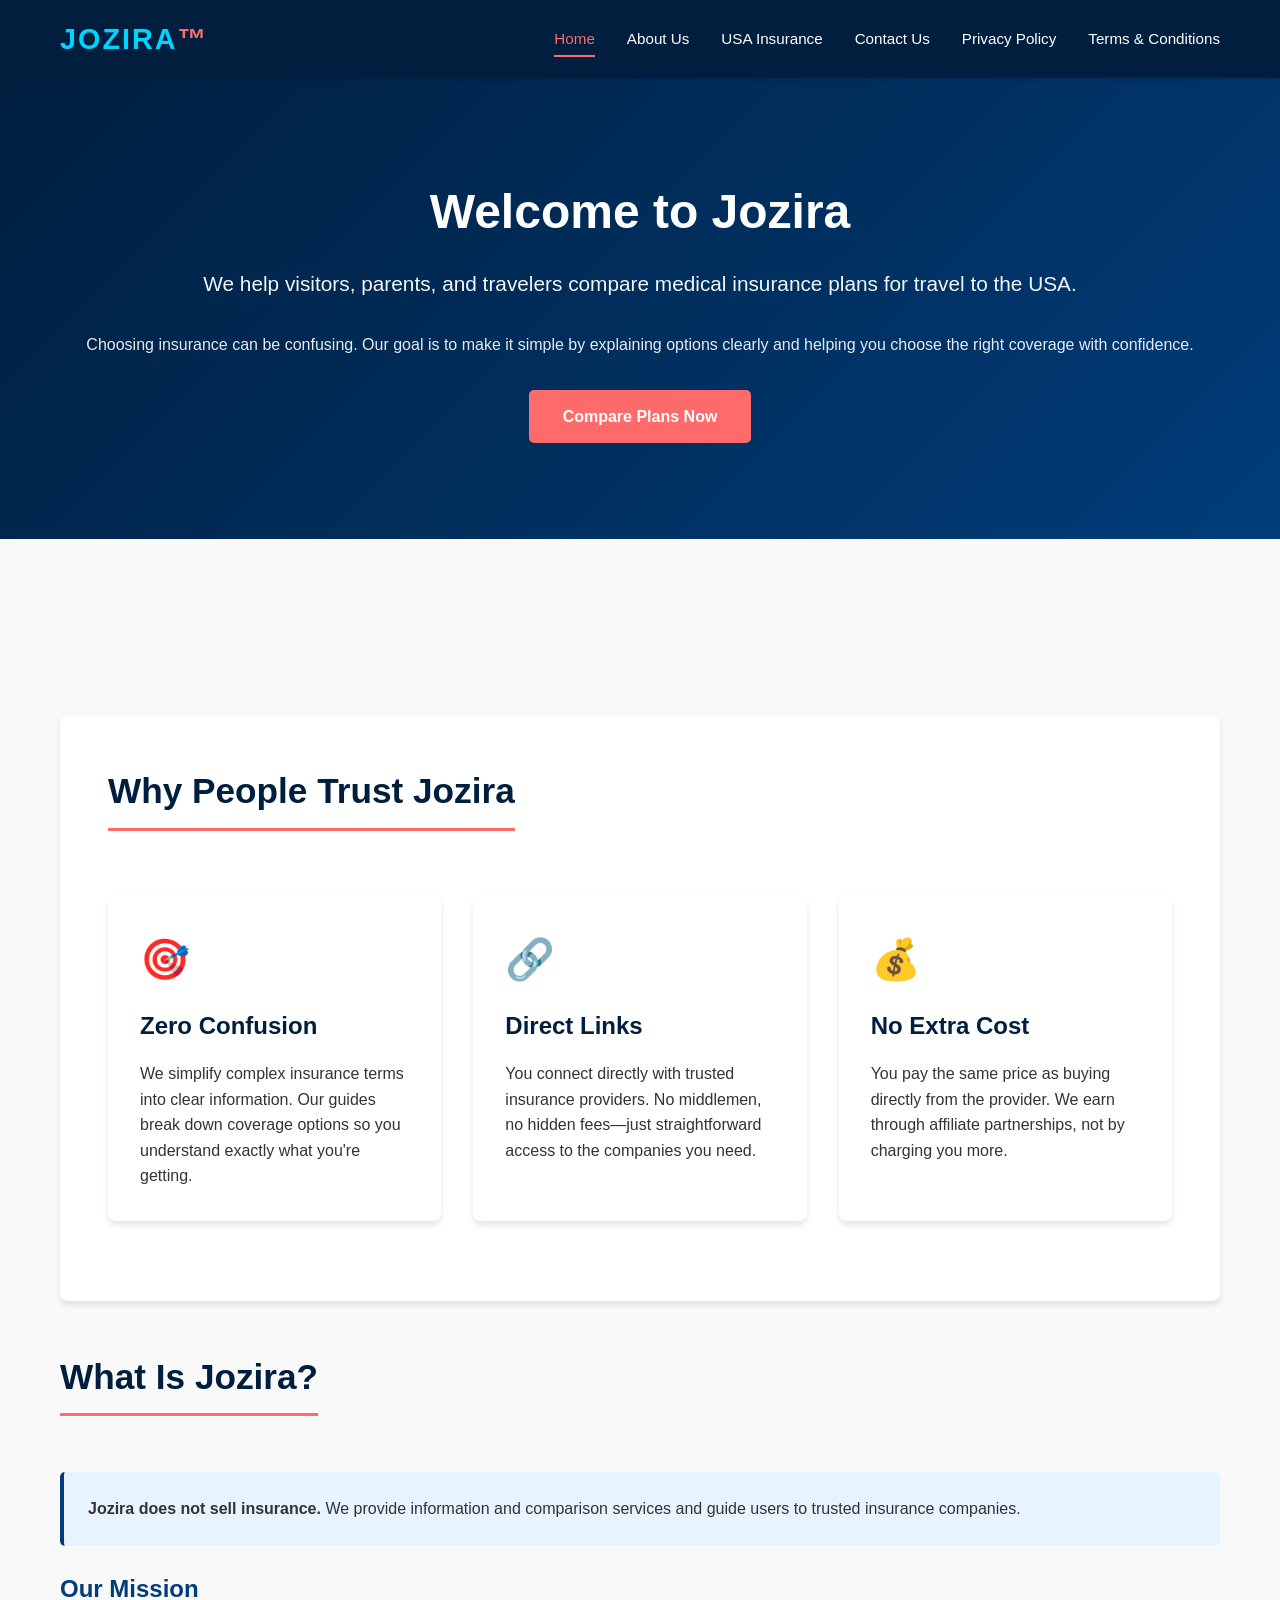
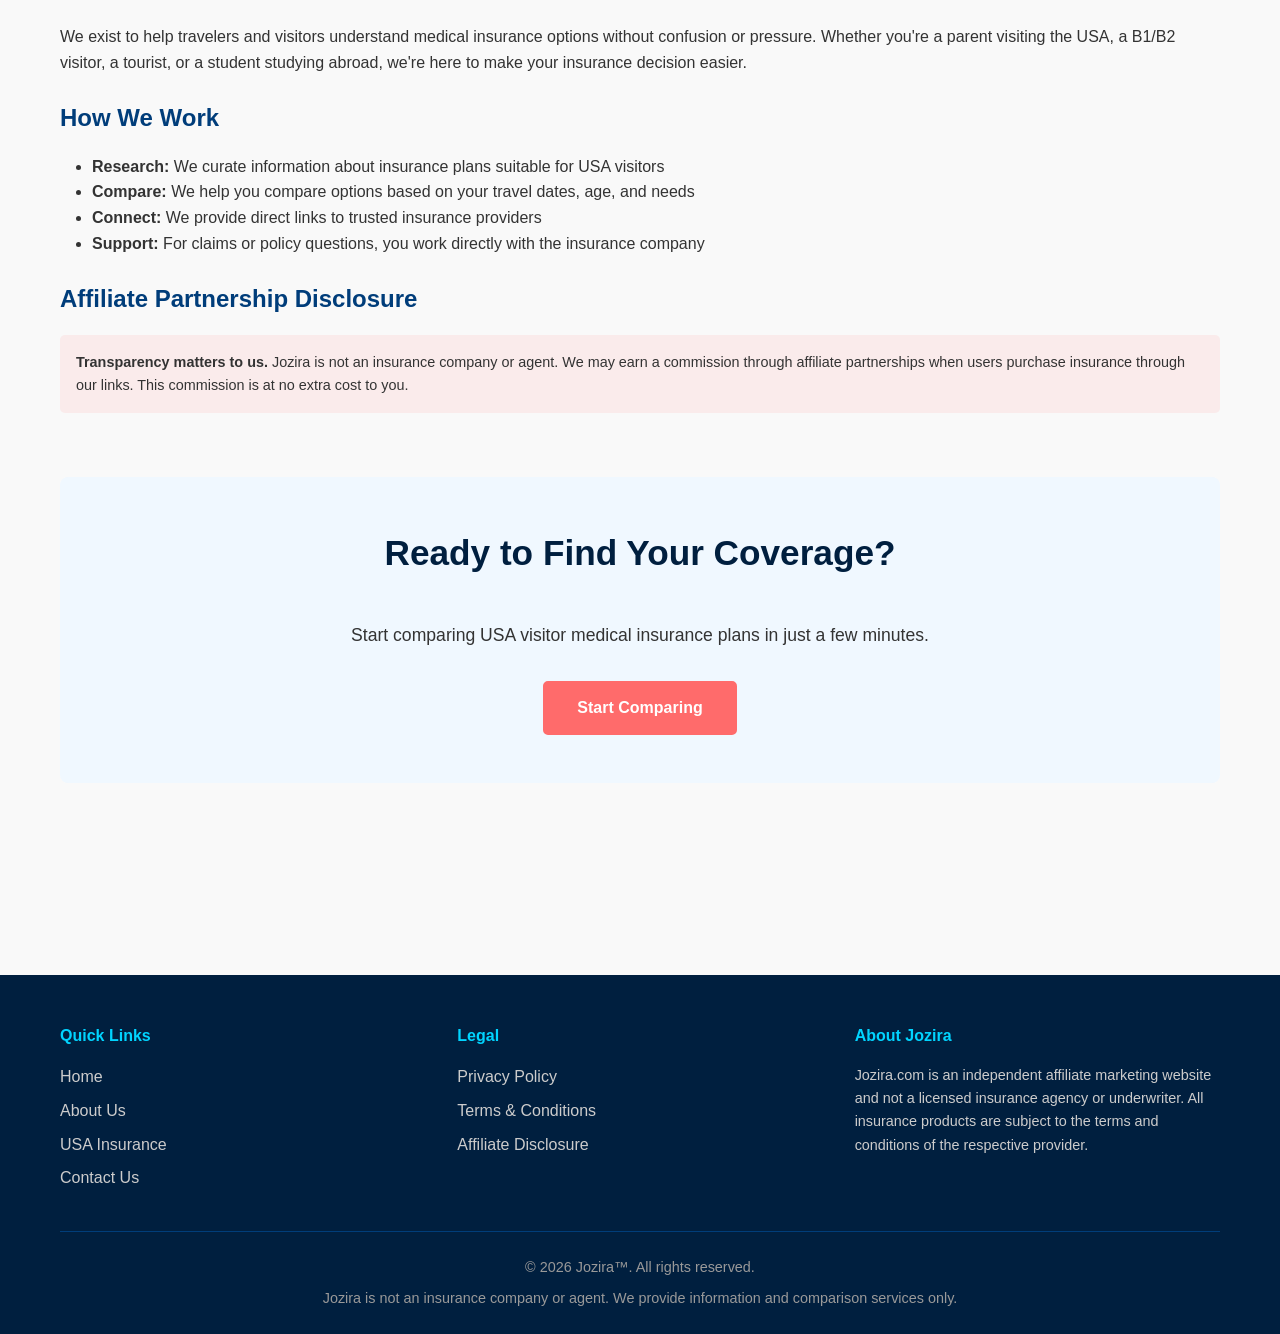
<file: index.html>
<!DOCTYPE html>
<html lang="en">
<head>
    <meta charset="UTF-8">
    <meta name="viewport" content="width=device-width, initial-scale=1.0">
    <meta name="description" content="JOZIRA - Compare USA visitor medical insurance plans. Clear information, transparent guidance, no pressure. Find the right coverage for your trip.">
    <meta name="keywords" content="USA insurance, visitor insurance, travel insurance, medical insurance, insurance comparison">
    <title>JOZIRA - Compare USA Visitor Medical Insurance</title>
    <link rel="stylesheet" href="css/style.css">
</head>
<body>
    <!-- Header -->
    <header>
        <div class="container">
            <div class="header-content">
                <div class="logo">JOZIRA<span>™</span></div>
                <button class="mobile-nav-toggle">☰</button>
                <nav>
                    <ul>
                        <li><a href="index.html">Home</a></li>
                        <li><a href="about.html">About Us</a></li>
                        <li><a href="usa-insurance.html">USA Insurance</a></li>
                        <li><a href="contact.html">Contact Us</a></li>
                        <li><a href="privacy-policy.html">Privacy Policy</a></li>
                        <li><a href="terms-conditions.html">Terms & Conditions</a></li>
                    </ul>
                </nav>
            </div>
        </div>
    </header>

    <!-- Hero Section -->
    <section class="hero">
        <div class="container">
            <h1>Welcome to Jozira</h1>
            <p>We help visitors, parents, and travelers compare medical insurance plans for travel to the USA.</p>
            <p style="font-size: 1rem; opacity: 0.9;">Choosing insurance can be confusing. Our goal is to make it simple by explaining options clearly and helping you choose the right coverage with confidence.</p>
            <a href="usa-insurance.html" class="btn">Compare Plans Now</a>
        </div>
    </section>

    <!-- Main Content -->
    <main>
        <div class="container">
            <!-- Why Trust Jozira Section -->
            <section class="trust-section">
                <h2>Why People Trust Jozira</h2>
                
                <div class="cards-grid">
                    <div class="card">
                        <div class="card-icon">🎯</div>
                        <h3>Zero Confusion</h3>
                        <p>We simplify complex insurance terms into clear information. Our guides break down coverage options so you understand exactly what you're getting.</p>
                    </div>

                    <div class="card">
                        <div class="card-icon">🔗</div>
                        <h3>Direct Links</h3>
                        <p>You connect directly with trusted insurance providers. No middlemen, no hidden fees—just straightforward access to the companies you need.</p>
                    </div>

                    <div class="card">
                        <div class="card-icon">💰</div>
                        <h3>No Extra Cost</h3>
                        <p>You pay the same price as buying directly from the provider. We earn through affiliate partnerships, not by charging you more.</p>
                    </div>
                </div>
            </section>

            <!-- About Jozira -->
            <section>
                <h2>What Is Jozira?</h2>
                <div class="info-box">
                    <p><strong>Jozira does not sell insurance.</strong> We provide information and comparison services and guide users to trusted insurance companies.</p>
                </div>

                <h3>Our Mission</h3>
                <p>We exist to help travelers and visitors understand medical insurance options without confusion or pressure. Whether you're a parent visiting the USA, a B1/B2 visitor, a tourist, or a student studying abroad, we're here to make your insurance decision easier.</p>

                <h3>How We Work</h3>
                <ul style="margin-left: 2rem;">
                    <li><strong>Research:</strong> We curate information about insurance plans suitable for USA visitors</li>
                    <li><strong>Compare:</strong> We help you compare options based on your travel dates, age, and needs</li>
                    <li><strong>Connect:</strong> We provide direct links to trusted insurance providers</li>
                    <li><strong>Support:</strong> For claims or policy questions, you work directly with the insurance company</li>
                </ul>

                <h3>Affiliate Partnership Disclosure</h3>
                <div class="affiliate-disclosure">
                    <p><strong>Transparency matters to us.</strong> Jozira is not an insurance company or agent. We may earn a commission through affiliate partnerships when users purchase insurance through our links. This commission is at no extra cost to you.</p>
                </div>
            </section>

            <!-- CTA Section -->
            <section style="text-align: center; background-color: #f0f8ff; padding: 3rem 2rem; border-radius: 8px; margin-top: 3rem;">
                <h2 style="border: none; display: block;">Ready to Find Your Coverage?</h2>
                <p style="font-size: 1.1rem; margin-bottom: 2rem;">Start comparing USA visitor medical insurance plans in just a few minutes.</p>
                <a href="usa-insurance.html" class="btn">Start Comparing</a>
            </section>
        </div>
    </main>

    <!-- Footer -->
    <footer>
        <div class="container">
            <div class="footer-content">
                <div class="footer-section">
                    <h4>Quick Links</h4>
                    <ul>
                        <li><a href="index.html">Home</a></li>
                        <li><a href="about.html">About Us</a></li>
                        <li><a href="usa-insurance.html">USA Insurance</a></li>
                        <li><a href="contact.html">Contact Us</a></li>
                    </ul>
                </div>

                <div class="footer-section">
                    <h4>Legal</h4>
                    <ul>
                        <li><a href="privacy-policy.html">Privacy Policy</a></li>
                        <li><a href="terms-conditions.html">Terms & Conditions</a></li>
                        <li><a href="terms-conditions.html#affiliate">Affiliate Disclosure</a></li>
                    </ul>
                </div>

                <div class="footer-section">
                    <h4>About Jozira</h4>
                    <p style="font-size: 0.9rem; color: #ccc;">Jozira.com is an independent affiliate marketing website and not a licensed insurance agency or underwriter. All insurance products are subject to the terms and conditions of the respective provider.</p>
                </div>
            </div>

            <div class="footer-bottom">
                <p>&copy; 2026 Jozira™. All rights reserved.</p>
                <p>Jozira is not an insurance company or agent. We provide information and comparison services only.</p>
            </div>
        </div>
    </footer>

    <script src="js/script.js"></script>
</body>
</html>
</file>
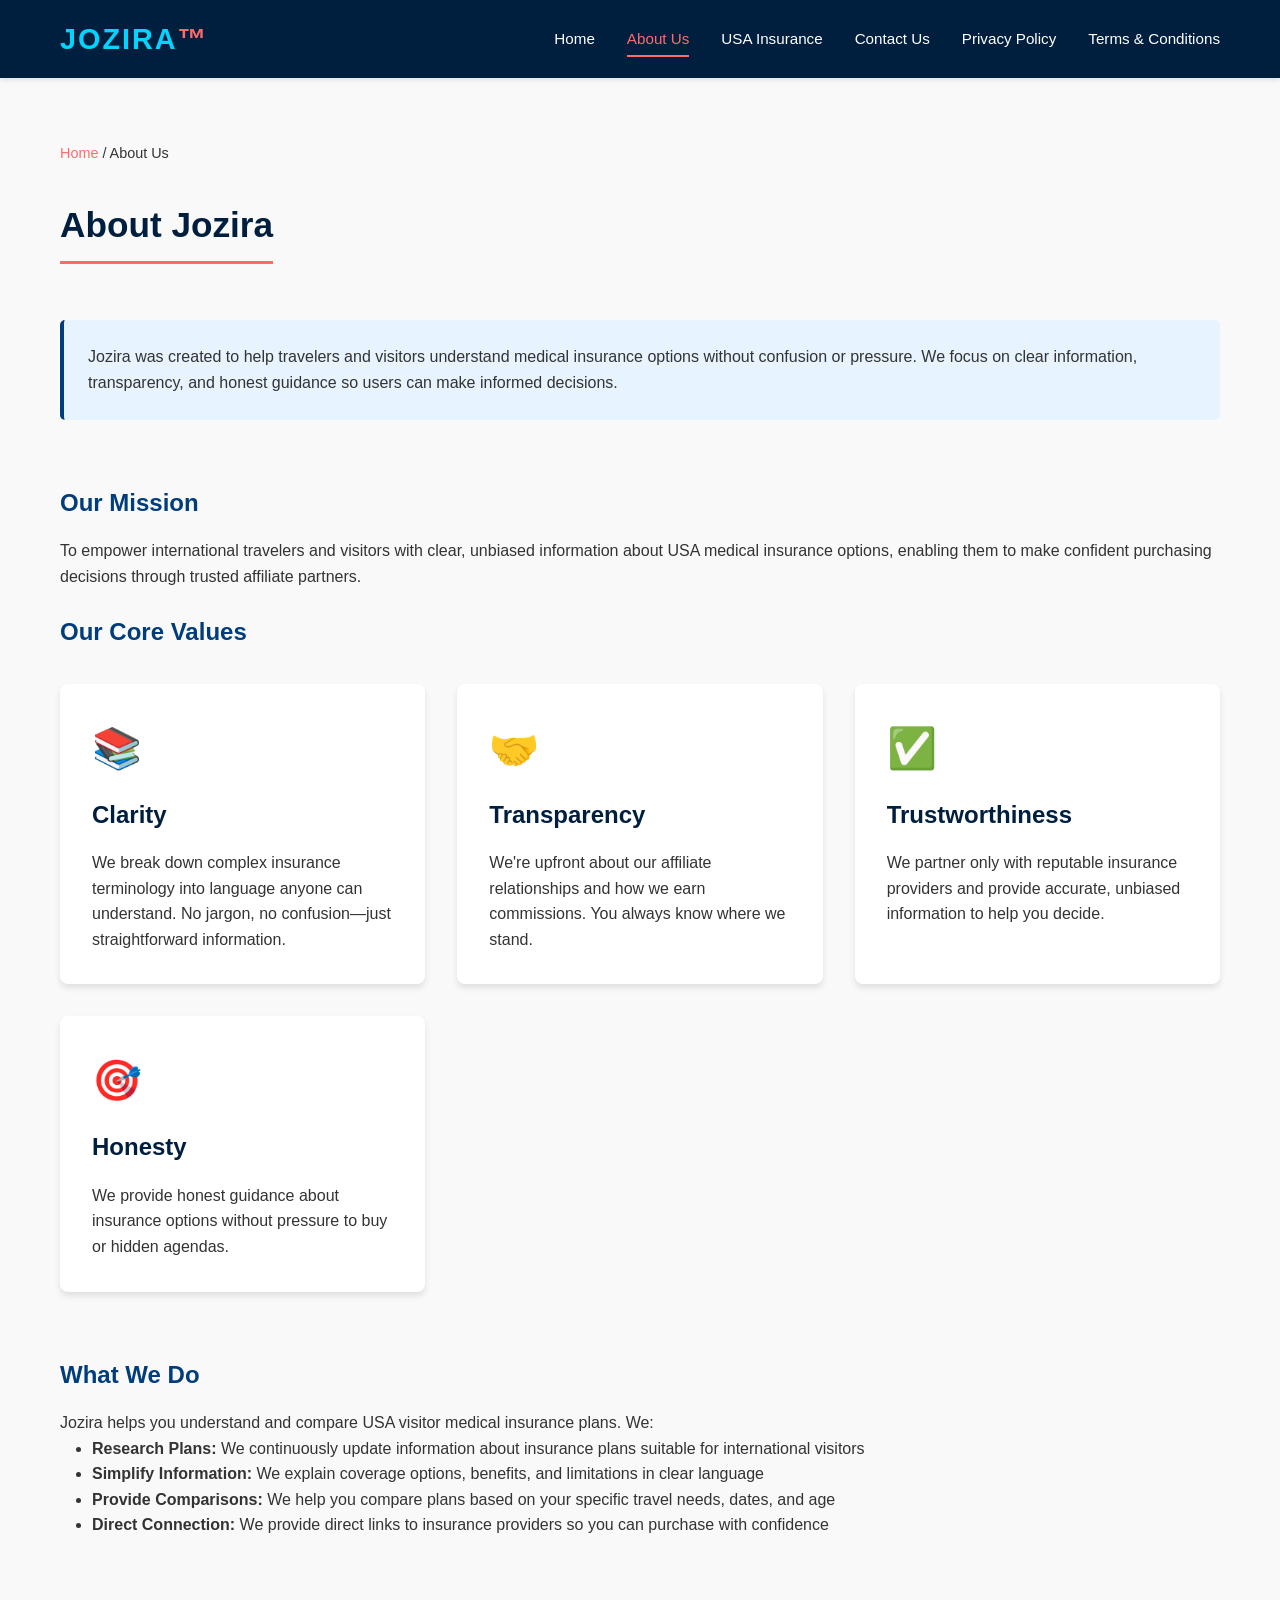
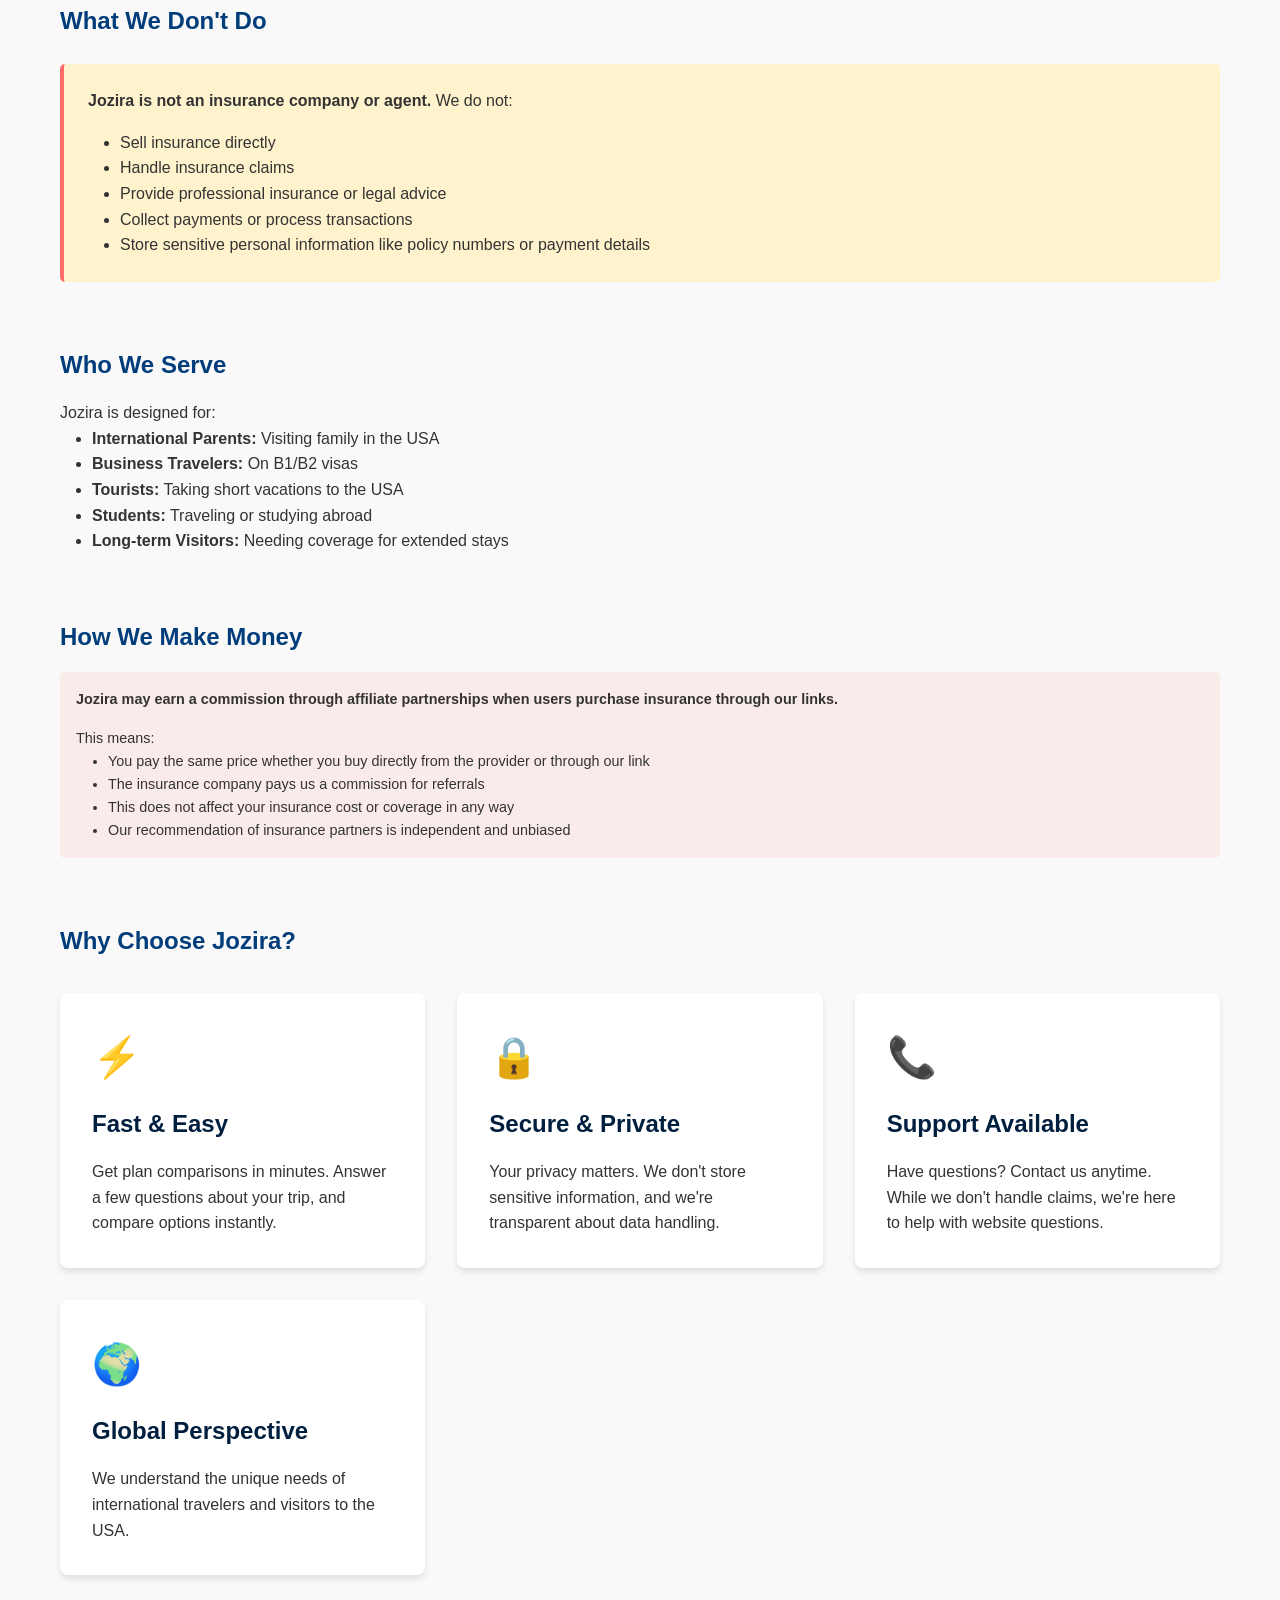
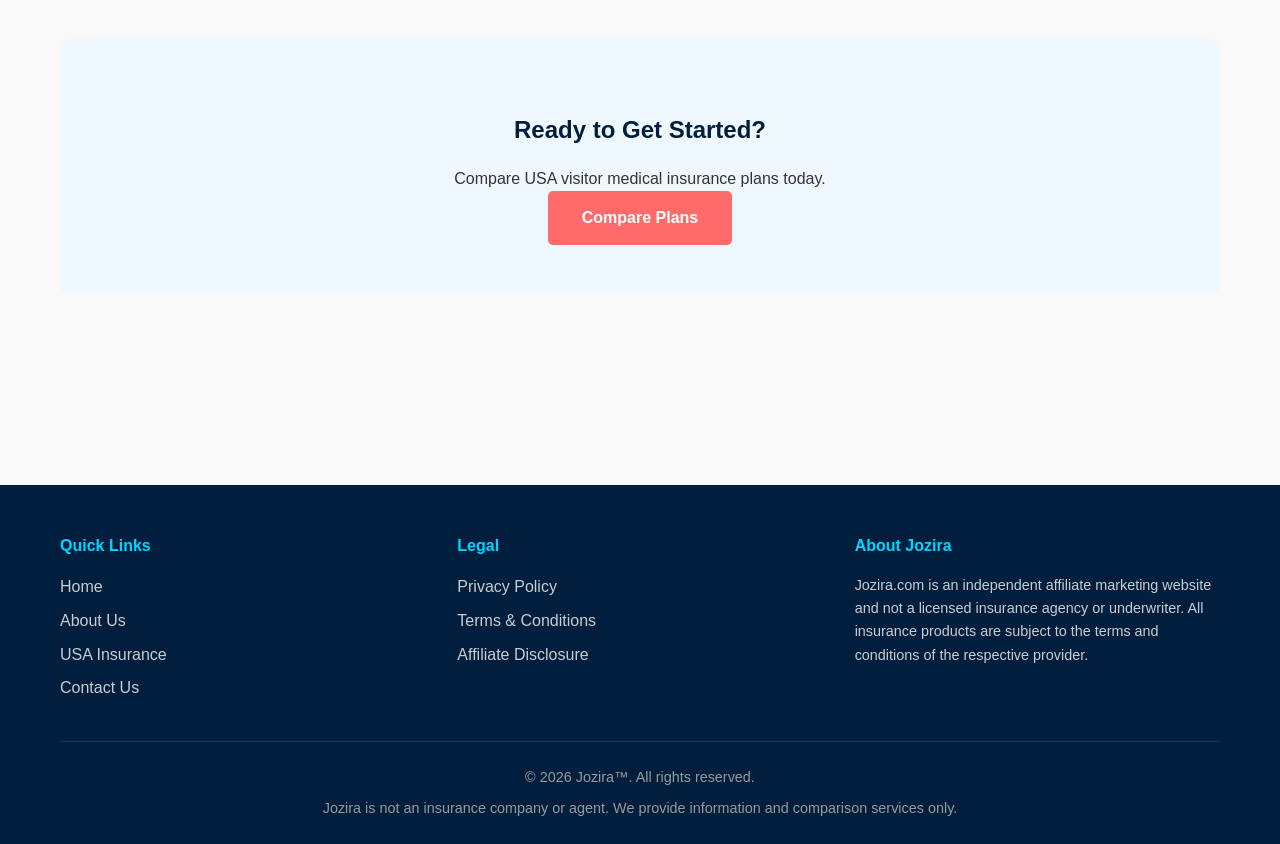
<file: about.html>
<!DOCTYPE html>
<html lang="en">
<head>
    <meta charset="UTF-8">
    <meta name="viewport" content="width=device-width, initial-scale=1.0">
    <meta name="description" content="About Jozira - Learn how we help travelers understand and compare USA visitor medical insurance with clarity and transparency.">
    <title>About Us - JOZIRA Insurance</title>
    <link rel="stylesheet" href="css/style.css">
</head>
<body>
    <!-- Header -->
    <header>
        <div class="container">
            <div class="header-content">
                <div class="logo">JOZIRA<span>™</span></div>
                <button class="mobile-nav-toggle">☰</button>
                <nav>
                    <ul>
                        <li><a href="index.html">Home</a></li>
                        <li><a href="about.html">About Us</a></li>
                        <li><a href="usa-insurance.html">USA Insurance</a></li>
                        <li><a href="contact.html">Contact Us</a></li>
                        <li><a href="privacy-policy.html">Privacy Policy</a></li>
                        <li><a href="terms-conditions.html">Terms & Conditions</a></li>
                    </ul>
                </nav>
            </div>
        </div>
    </header>

    <!-- Main Content -->
    <main>
        <div class="container">
            <!-- Breadcrumb -->
            <div class="breadcrumb">
                <a href="index.html">Home</a> / About Us
            </div>

            <section>
                <h2>About Jozira</h2>
                
                <div class="info-box">
                    <p>Jozira was created to help travelers and visitors understand medical insurance options without confusion or pressure. We focus on clear information, transparency, and honest guidance so users can make informed decisions.</p>
                </div>
            </section>

            <!-- Mission & Values -->
            <section>
                <h3>Our Mission</h3>
                <p>To empower international travelers and visitors with clear, unbiased information about USA medical insurance options, enabling them to make confident purchasing decisions through trusted affiliate partners.</p>

                <h3>Our Core Values</h3>
                <div class="cards-grid">
                    <div class="card">
                        <div class="card-icon">📚</div>
                        <h3>Clarity</h3>
                        <p>We break down complex insurance terminology into language anyone can understand. No jargon, no confusion—just straightforward information.</p>
                    </div>

                    <div class="card">
                        <div class="card-icon">🤝</div>
                        <h3>Transparency</h3>
                        <p>We're upfront about our affiliate relationships and how we earn commissions. You always know where we stand.</p>
                    </div>

                    <div class="card">
                        <div class="card-icon">✅</div>
                        <h3>Trustworthiness</h3>
                        <p>We partner only with reputable insurance providers and provide accurate, unbiased information to help you decide.</p>
                    </div>

                    <div class="card">
                        <div class="card-icon">🎯</div>
                        <h3>Honesty</h3>
                        <p>We provide honest guidance about insurance options without pressure to buy or hidden agendas.</p>
                    </div>
                </div>
            </section>

            <!-- What We Do -->
            <section>
                <h3>What We Do</h3>
                <p>Jozira helps you understand and compare USA visitor medical insurance plans. We:</p>
                <ul style="margin-left: 2rem; margin-bottom: 2rem;">
                    <li><strong>Research Plans:</strong> We continuously update information about insurance plans suitable for international visitors</li>
                    <li><strong>Simplify Information:</strong> We explain coverage options, benefits, and limitations in clear language</li>
                    <li><strong>Provide Comparisons:</strong> We help you compare plans based on your specific travel needs, dates, and age</li>
                    <li><strong>Direct Connection:</strong> We provide direct links to insurance providers so you can purchase with confidence</li>
                </ul>
            </section>

            <!-- What We Don't Do -->
            <section>
                <h3>What We Don't Do</h3>
                <div class="warning-box">
                    <p><strong>Jozira is not an insurance company or agent.</strong> We do not:</p>
                    <ul style="margin-left: 2rem; margin-top: 1rem;">
                        <li>Sell insurance directly</li>
                        <li>Handle insurance claims</li>
                        <li>Provide professional insurance or legal advice</li>
                        <li>Collect payments or process transactions</li>
                        <li>Store sensitive personal information like policy numbers or payment details</li>
                    </ul>
                </div>
            </section>

            <!-- Who We Serve -->
            <section>
                <h3>Who We Serve</h3>
                <p>Jozira is designed for:</p>
                <ul style="margin-left: 2rem; margin-bottom: 2rem;">
                    <li><strong>International Parents:</strong> Visiting family in the USA</li>
                    <li><strong>Business Travelers:</strong> On B1/B2 visas</li>
                    <li><strong>Tourists:</strong> Taking short vacations to the USA</li>
                    <li><strong>Students:</strong> Traveling or studying abroad</li>
                    <li><strong>Long-term Visitors:</strong> Needing coverage for extended stays</li>
                </ul>
            </section>

            <!-- Affiliate Disclosure -->
            <section>
                <h3>How We Make Money</h3>
                <div class="affiliate-disclosure">
                    <p><strong>Jozira may earn a commission through affiliate partnerships when users purchase insurance through our links.</strong></p>
                    <p style="margin-top: 1rem;">This means:</p>
                    <ul style="margin-left: 2rem;">
                        <li>You pay the same price whether you buy directly from the provider or through our link</li>
                        <li>The insurance company pays us a commission for referrals</li>
                        <li>This does not affect your insurance cost or coverage in any way</li>
                        <li>Our recommendation of insurance partners is independent and unbiased</li>
                    </ul>
                </div>
            </section>

            <!-- Why Choose Jozira -->
            <section>
                <h3>Why Choose Jozira?</h3>
                <div class="cards-grid">
                    <div class="card">
                        <div class="card-icon">⚡</div>
                        <h3>Fast & Easy</h3>
                        <p>Get plan comparisons in minutes. Answer a few questions about your trip, and compare options instantly.</p>
                    </div>

                    <div class="card">
                        <div class="card-icon">🔒</div>
                        <h3>Secure & Private</h3>
                        <p>Your privacy matters. We don't store sensitive information, and we're transparent about data handling.</p>
                    </div>

                    <div class="card">
                        <div class="card-icon">📞</div>
                        <h3>Support Available</h3>
                        <p>Have questions? Contact us anytime. While we don't handle claims, we're here to help with website questions.</p>
                    </div>

                    <div class="card">
                        <div class="card-icon">🌍</div>
                        <h3>Global Perspective</h3>
                        <p>We understand the unique needs of international travelers and visitors to the USA.</p>
                    </div>
                </div>
            </section>

            <!-- CTA -->
            <section style="text-align: center; background-color: #f0f8ff; padding: 3rem 2rem; border-radius: 8px; margin-top: 3rem;">
                <h3 style="color: #001f3f;">Ready to Get Started?</h3>
                <p>Compare USA visitor medical insurance plans today.</p>
                <a href="usa-insurance.html" class="btn">Compare Plans</a>
            </section>
        </div>
    </main>

    <!-- Footer -->
    <footer>
        <div class="container">
            <div class="footer-content">
                <div class="footer-section">
                    <h4>Quick Links</h4>
                    <ul>
                        <li><a href="index.html">Home</a></li>
                        <li><a href="about.html">About Us</a></li>
                        <li><a href="usa-insurance.html">USA Insurance</a></li>
                        <li><a href="contact.html">Contact Us</a></li>
                    </ul>
                </div>

                <div class="footer-section">
                    <h4>Legal</h4>
                    <ul>
                        <li><a href="privacy-policy.html">Privacy Policy</a></li>
                        <li><a href="terms-conditions.html">Terms & Conditions</a></li>
                        <li><a href="terms-conditions.html#affiliate">Affiliate Disclosure</a></li>
                    </ul>
                </div>

                <div class="footer-section">
                    <h4>About Jozira</h4>
                    <p style="font-size: 0.9rem; color: #ccc;">Jozira.com is an independent affiliate marketing website and not a licensed insurance agency or underwriter. All insurance products are subject to the terms and conditions of the respective provider.</p>
                </div>
            </div>

            <div class="footer-bottom">
                <p>&copy; 2026 Jozira™. All rights reserved.</p>
                <p>Jozira is not an insurance company or agent. We provide information and comparison services only.</p>
            </div>
        </div>
    </footer>

    <script src="js/script.js"></script>
</body>
</html>
</file>
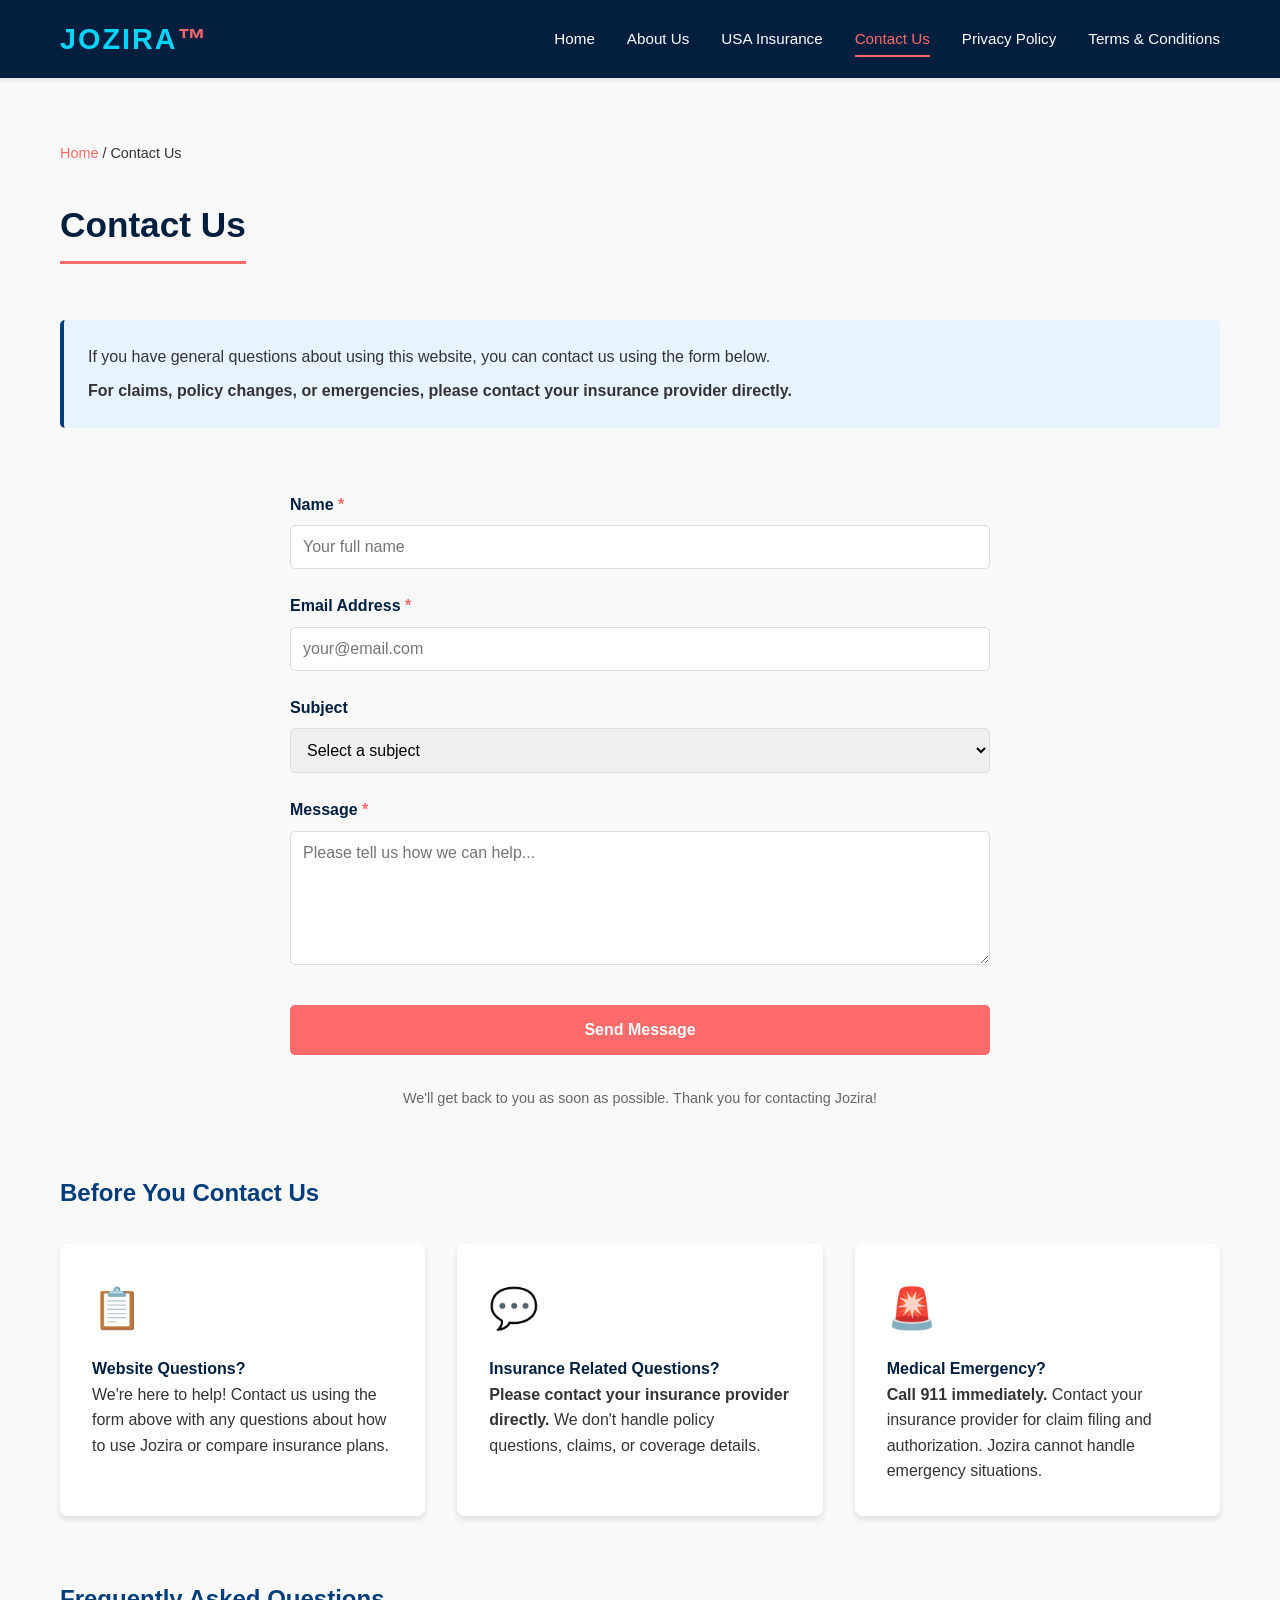
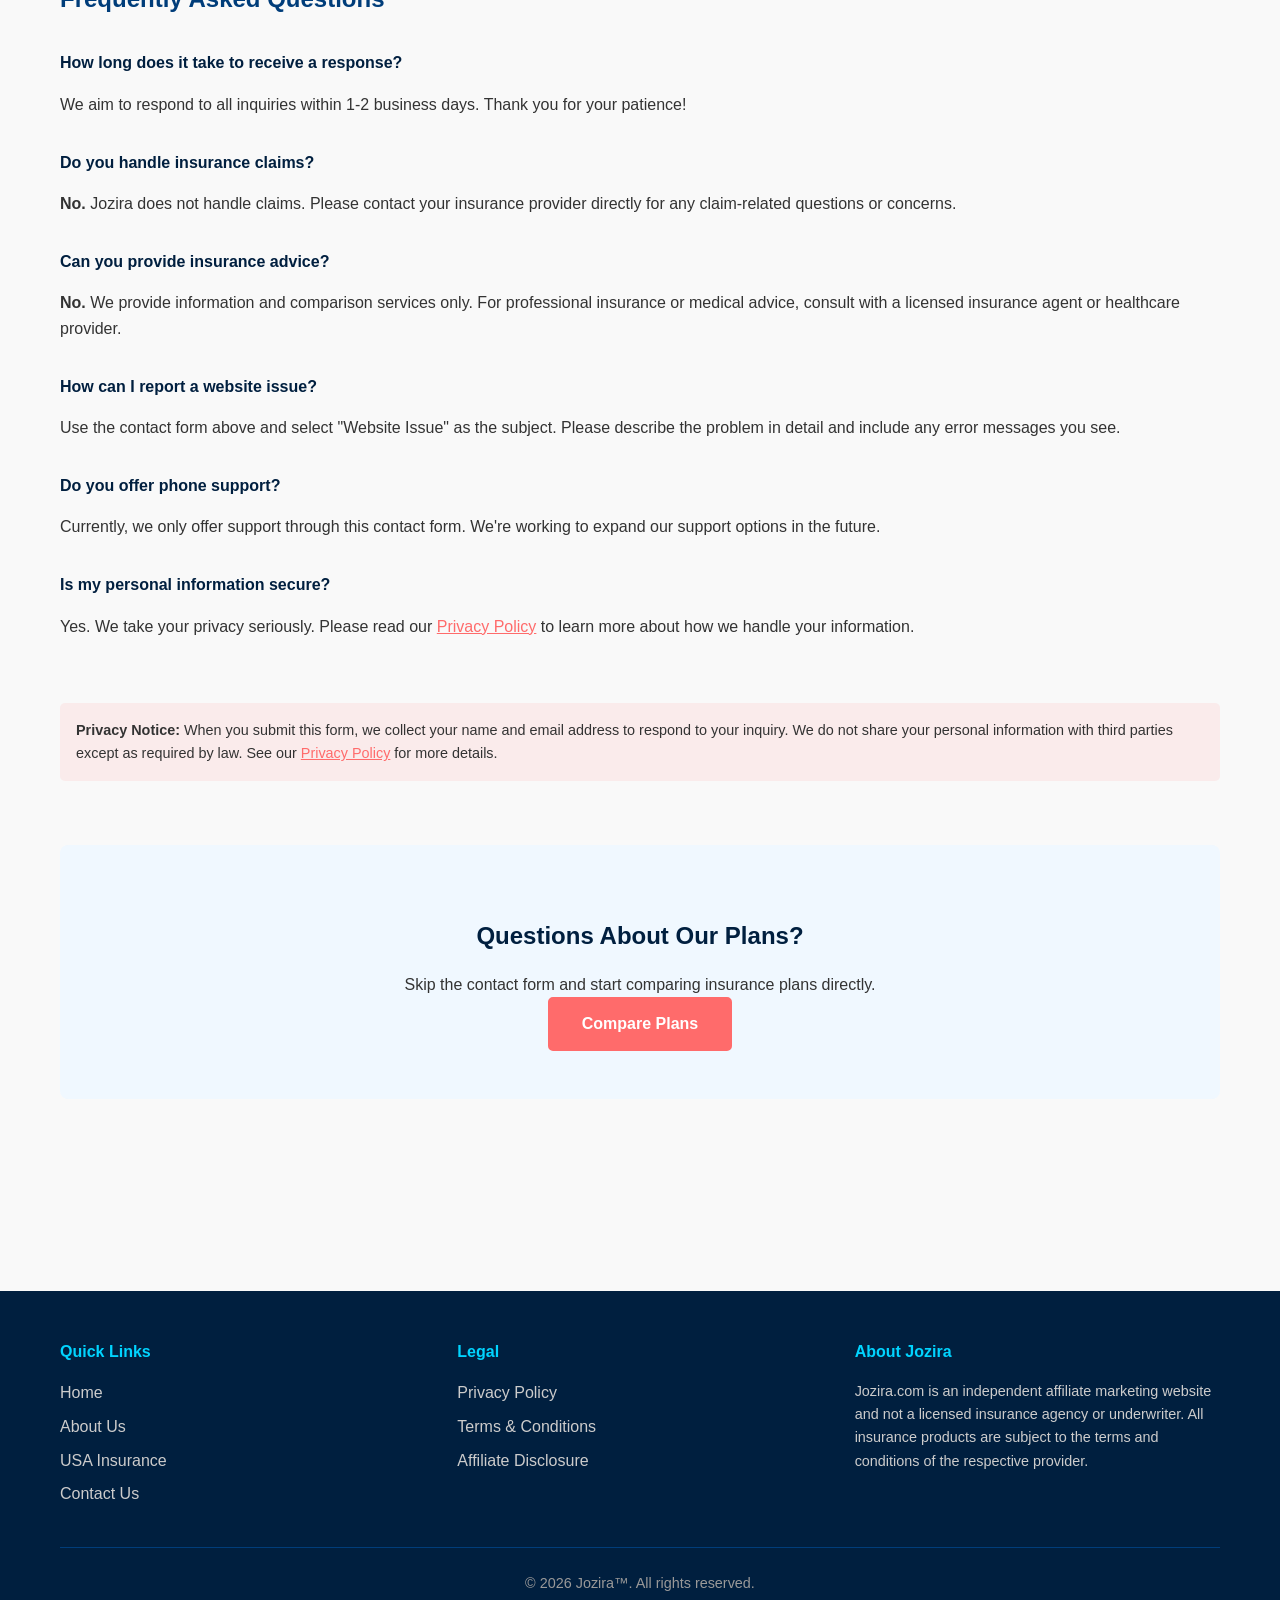
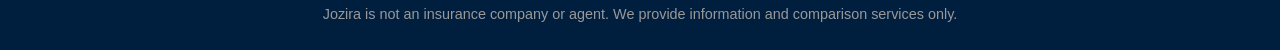
<file: contact.html>
<!DOCTYPE html>
<html lang="en">
<head>
    <meta charset="UTF-8">
    <meta name="viewport" content="width=device-width, initial-scale=1.0">
    <meta name="description" content="Contact Jozira for general questions about our website. For insurance-related inquiries, contact your provider directly.">
    <title>Contact Us - JOZIRA Insurance</title>
    <link rel="stylesheet" href="css/style.css">
</head>
<body>
    <!-- Header -->
    <header>
        <div class="container">
            <div class="header-content">
                <div class="logo">JOZIRA<span>™</span></div>
                <button class="mobile-nav-toggle">☰</button>
                <nav>
                    <ul>
                        <li><a href="index.html">Home</a></li>
                        <li><a href="about.html">About Us</a></li>
                        <li><a href="usa-insurance.html">USA Insurance</a></li>
                        <li><a href="contact.html">Contact Us</a></li>
                        <li><a href="privacy-policy.html">Privacy Policy</a></li>
                        <li><a href="terms-conditions.html">Terms & Conditions</a></li>
                    </ul>
                </nav>
            </div>
        </div>
    </header>

    <!-- Main Content -->
    <main>
        <div class="container">
            <!-- Breadcrumb -->
            <div class="breadcrumb">
                <a href="index.html">Home</a> / Contact Us
            </div>

            <section>
                <h2>Contact Us</h2>
                
                <div class="info-box">
                    <p>If you have general questions about using this website, you can contact us using the form below.</p>
                    <p style="margin-top: 0.5rem;"><strong>For claims, policy changes, or emergencies, please contact your insurance provider directly.</strong></p>
                </div>
            </section>

            <!-- Contact Form -->
            <section>
                <div style="max-width: 700px; margin: 3rem auto;">
                    <div class="success-message" style="display: none;"></div>

                    <form id="contactForm">
                        <div class="form-group">
                            <label for="name">Name <span style="color: #ff6b6b;">*</span></label>
                            <input type="text" id="name" name="name" placeholder="Your full name" required>
                        </div>

                        <div class="form-group">
                            <label for="email">Email Address <span style="color: #ff6b6b;">*</span></label>
                            <input type="email" id="email" name="email" placeholder="your@email.com" required>
                        </div>

                        <div class="form-group">
                            <label for="subject">Subject</label>
                            <select id="subject" name="subject">
                                <option value="">Select a subject</option>
                                <option value="general">General Question</option>
                                <option value="website">Website Issue</option>
                                <option value="feedback">Feedback</option>
                                <option value="partnership">Partnership Inquiry</option>
                                <option value="other">Other</option>
                            </select>
                        </div>

                        <div class="form-group">
                            <label for="message">Message <span style="color: #ff6b6b;">*</span></label>
                            <textarea id="message" name="message" rows="6" placeholder="Please tell us how we can help..." required></textarea>
                        </div>

                        <div class="form-submit">
                            <input type="submit" value="Send Message">
                        </div>
                    </form>

                    <p style="text-align: center; font-size: 0.9rem; color: #666; margin-top: 2rem;">
                        We'll get back to you as soon as possible. Thank you for contacting Jozira!
                    </p>
                </div>
            </section>

            <!-- Important Information -->
            <section style="margin-top: 4rem;">
                <h3>Before You Contact Us</h3>
                
                <div style="display: grid; grid-template-columns: repeat(auto-fit, minmax(300px, 1fr)); gap: 2rem; margin-top: 2rem;">
                    <div class="card">
                        <div class="card-icon">📋</div>
                        <h4 style="color: #001f3f;">Website Questions?</h4>
                        <p>We're here to help! Contact us using the form above with any questions about how to use Jozira or compare insurance plans.</p>
                    </div>

                    <div class="card">
                        <div class="card-icon">💬</div>
                        <h4 style="color: #001f3f;">Insurance Related Questions?</h4>
                        <p><strong>Please contact your insurance provider directly.</strong> We don't handle policy questions, claims, or coverage details.</p>
                    </div>

                    <div class="card">
                        <div class="card-icon">🚨</div>
                        <h4 style="color: #001f3f;">Medical Emergency?</h4>
                        <p><strong>Call 911 immediately.</strong> Contact your insurance provider for claim filing and authorization. Jozira cannot handle emergency situations.</p>
                    </div>
                </div>
            </section>

            <!-- FAQ -->
            <section style="margin-top: 3rem;">
                <h3>Frequently Asked Questions</h3>

                <h4 style="margin-top: 2rem; margin-bottom: 1rem; color: #001f3f;">How long does it take to receive a response?</h4>
                <p>We aim to respond to all inquiries within 1-2 business days. Thank you for your patience!</p>

                <h4 style="margin-top: 2rem; margin-bottom: 1rem; color: #001f3f;">Do you handle insurance claims?</h4>
                <p><strong>No.</strong> Jozira does not handle claims. Please contact your insurance provider directly for any claim-related questions or concerns.</p>

                <h4 style="margin-top: 2rem; margin-bottom: 1rem; color: #001f3f;">Can you provide insurance advice?</h4>
                <p><strong>No.</strong> We provide information and comparison services only. For professional insurance or medical advice, consult with a licensed insurance agent or healthcare provider.</p>

                <h4 style="margin-top: 2rem; margin-bottom: 1rem; color: #001f3f;">How can I report a website issue?</h4>
                <p>Use the contact form above and select "Website Issue" as the subject. Please describe the problem in detail and include any error messages you see.</p>

                <h4 style="margin-top: 2rem; margin-bottom: 1rem; color: #001f3f;">Do you offer phone support?</h4>
                <p>Currently, we only offer support through this contact form. We're working to expand our support options in the future.</p>

                <h4 style="margin-top: 2rem; margin-bottom: 1rem; color: #001f3f;">Is my personal information secure?</h4>
                <p>Yes. We take your privacy seriously. Please read our <a href="privacy-policy.html" style="color: #ff6b6b;">Privacy Policy</a> to learn more about how we handle your information.</p>
            </section>

            <!-- Privacy Reminder -->
            <section style="margin-top: 3rem;">
                <div class="affiliate-disclosure">
                    <p><strong>Privacy Notice:</strong> When you submit this form, we collect your name and email address to respond to your inquiry. We do not share your personal information with third parties except as required by law. See our <a href="privacy-policy.html" style="color: #ff6b6b; text-decoration: underline;">Privacy Policy</a> for more details.</p>
                </div>
            </section>

            <!-- CTA -->
            <section style="text-align: center; background-color: #f0f8ff; padding: 3rem 2rem; border-radius: 8px; margin-top: 3rem;">
                <h3 style="color: #001f3f;">Questions About Our Plans?</h3>
                <p>Skip the contact form and start comparing insurance plans directly.</p>
                <a href="usa-insurance.html" class="btn">Compare Plans</a>
            </section>
        </div>
    </main>

    <!-- Footer -->
    <footer>
        <div class="container">
            <div class="footer-content">
                <div class="footer-section">
                    <h4>Quick Links</h4>
                    <ul>
                        <li><a href="index.html">Home</a></li>
                        <li><a href="about.html">About Us</a></li>
                        <li><a href="usa-insurance.html">USA Insurance</a></li>
                        <li><a href="contact.html">Contact Us</a></li>
                    </ul>
                </div>

                <div class="footer-section">
                    <h4>Legal</h4>
                    <ul>
                        <li><a href="privacy-policy.html">Privacy Policy</a></li>
                        <li><a href="terms-conditions.html">Terms & Conditions</a></li>
                        <li><a href="terms-conditions.html#affiliate">Affiliate Disclosure</a></li>
                    </ul>
                </div>

                <div class="footer-section">
                    <h4>About Jozira</h4>
                    <p style="font-size: 0.9rem; color: #ccc;">Jozira.com is an independent affiliate marketing website and not a licensed insurance agency or underwriter. All insurance products are subject to the terms and conditions of the respective provider.</p>
                </div>
            </div>

            <div class="footer-bottom">
                <p>&copy; 2026 Jozira™. All rights reserved.</p>
                <p>Jozira is not an insurance company or agent. We provide information and comparison services only.</p>
            </div>
        </div>
    </footer>

    <script src="js/script.js"></script>
</body>
</html>
</file>
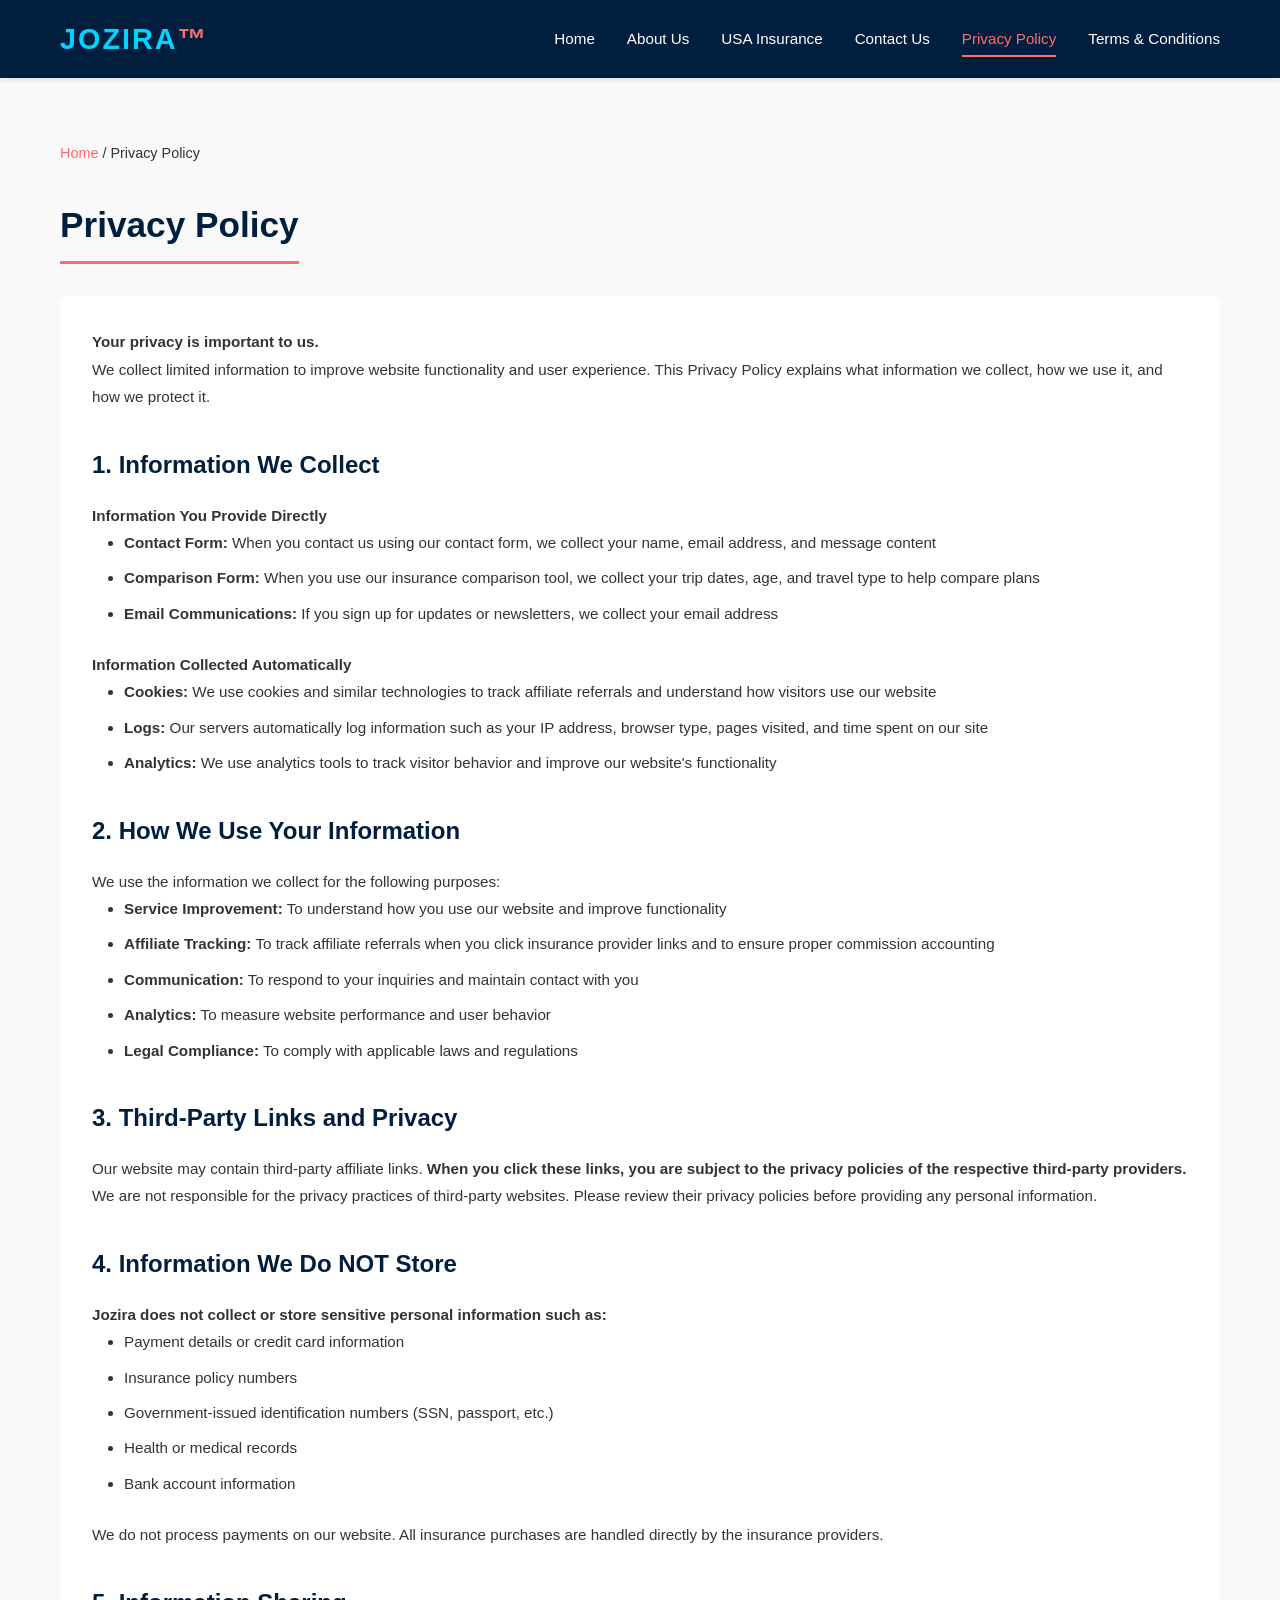
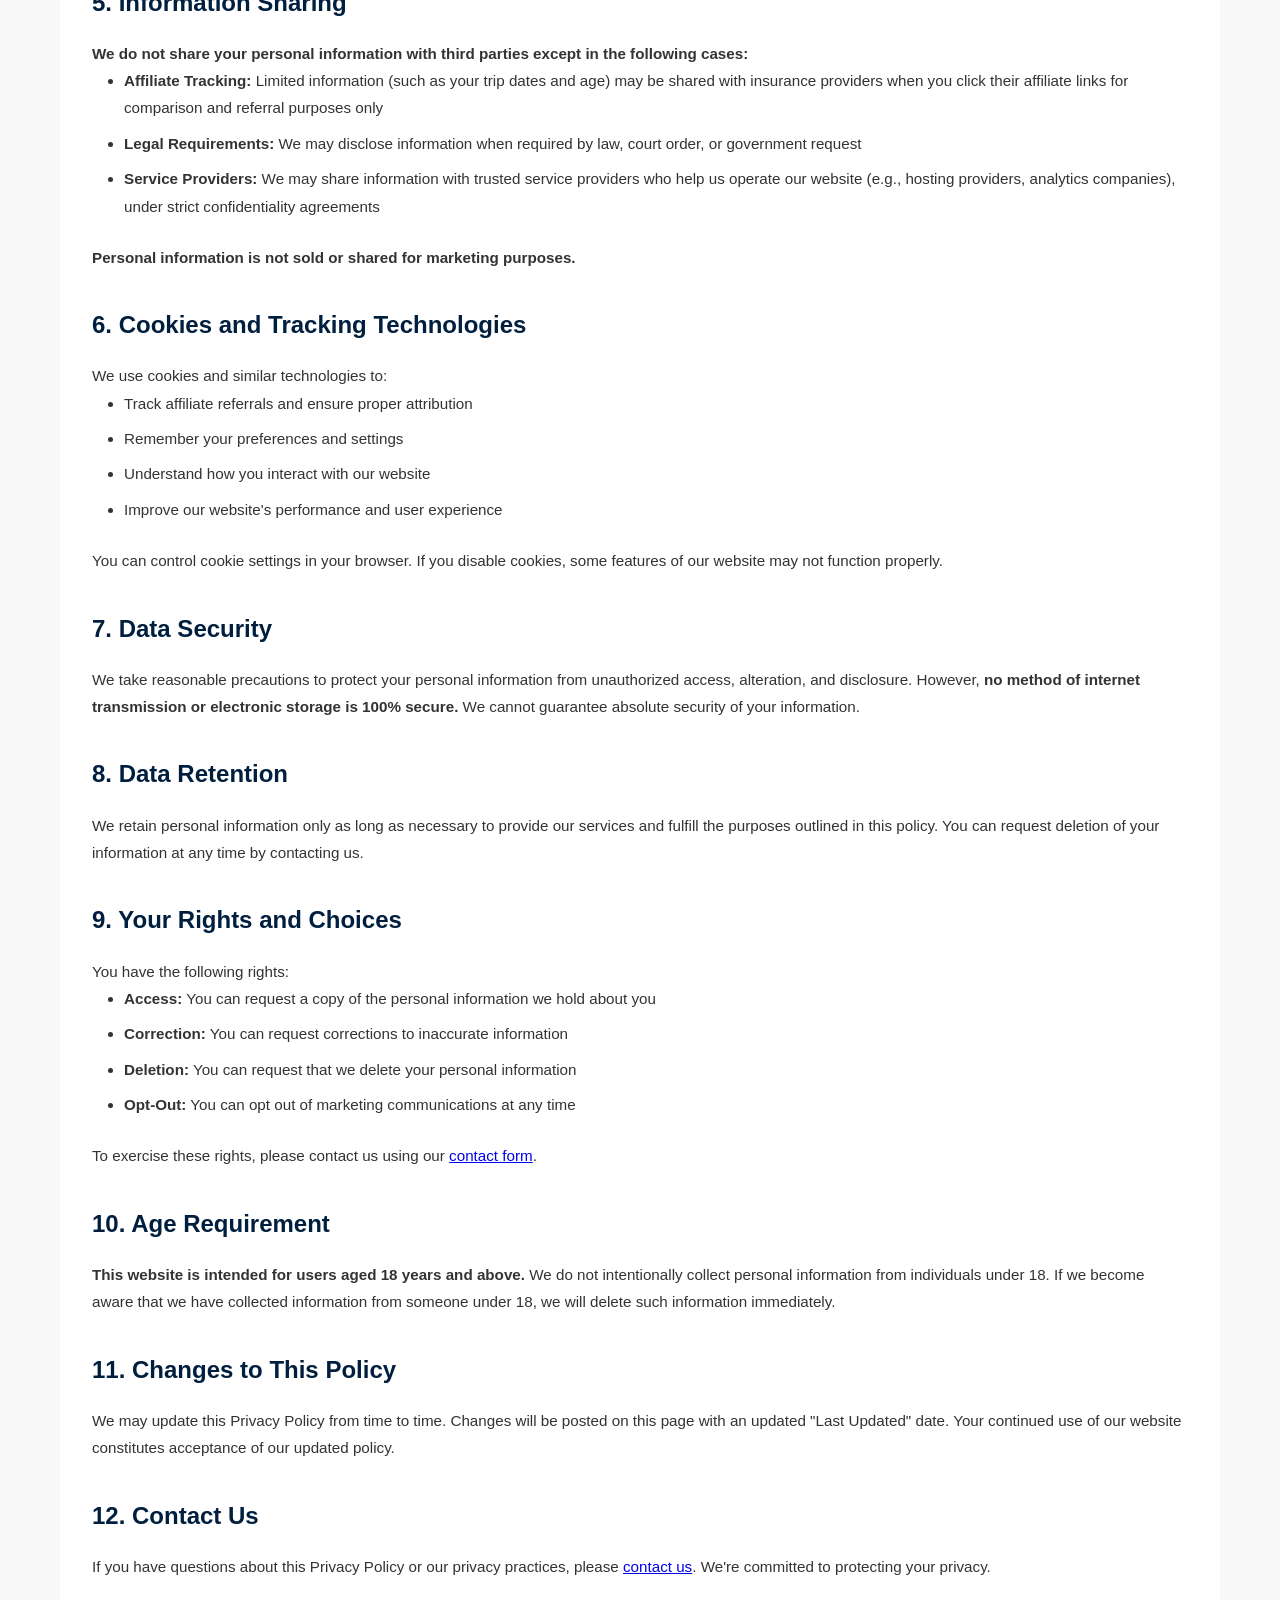
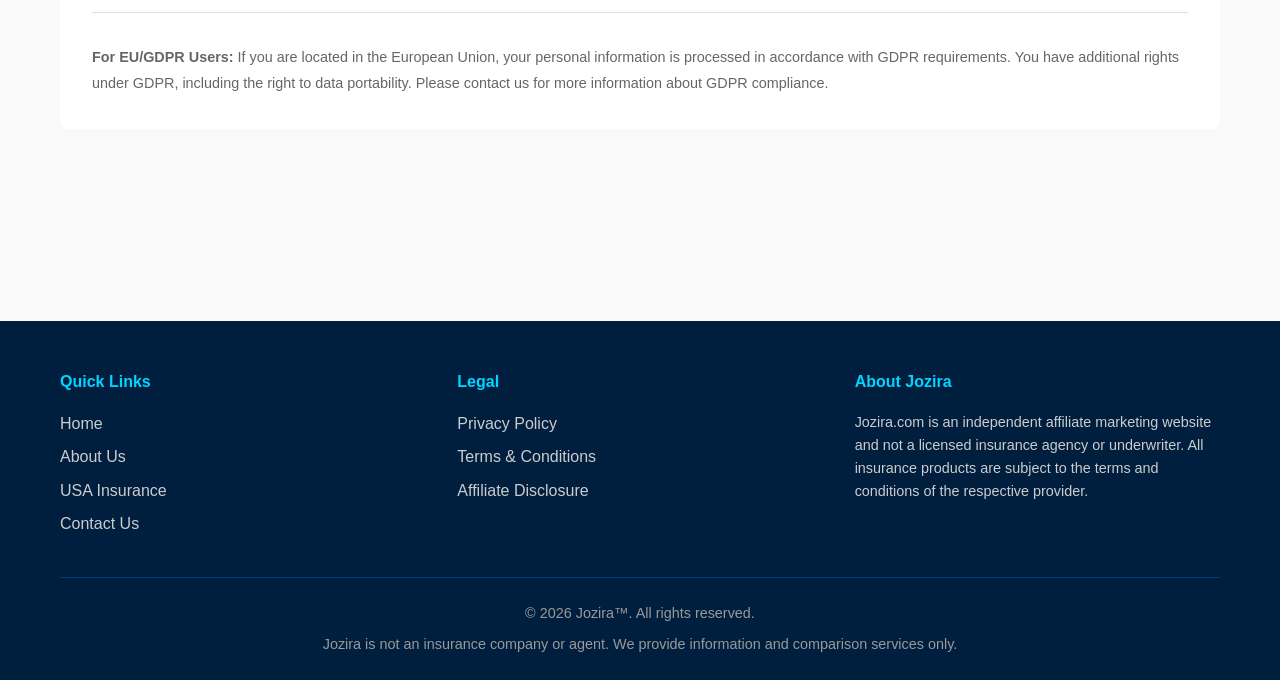
<file: privacy-policy.html>
<!DOCTYPE html>
<html lang="en">
<head>
    <meta charset="UTF-8">
    <meta name="viewport" content="width=device-width, initial-scale=1.0">
    <meta name="description" content="Privacy Policy - Learn how Jozira collects, uses, and protects your personal information.">
    <title>Privacy Policy - JOZIRA Insurance</title>
    <link rel="stylesheet" href="css/style.css">
</head>
<body>
    <!-- Header -->
    <header>
        <div class="container">
            <div class="header-content">
                <div class="logo">JOZIRA<span>™</span></div>
                <button class="mobile-nav-toggle">☰</button>
                <nav>
                    <ul>
                        <li><a href="index.html">Home</a></li>
                        <li><a href="about.html">About Us</a></li>
                        <li><a href="usa-insurance.html">USA Insurance</a></li>
                        <li><a href="contact.html">Contact Us</a></li>
                        <li><a href="privacy-policy.html">Privacy Policy</a></li>
                        <li><a href="terms-conditions.html">Terms & Conditions</a></li>
                    </ul>
                </nav>
            </div>
        </div>
    </header>

    <!-- Main Content -->
    <main>
        <div class="container">
            <!-- Breadcrumb -->
            <div class="breadcrumb">
                <a href="index.html">Home</a> / Privacy Policy
            </div>

            <section>
                <h2>Privacy Policy</h2>

                <div class="legal-content">
                    <p><strong>Your privacy is important to us.</strong></p>

                    <p>We collect limited information to improve website functionality and user experience. This Privacy Policy explains what information we collect, how we use it, and how we protect it.</p>

                    <h3>1. Information We Collect</h3>

                    <h4>Information You Provide Directly</h4>
                    <ul>
                        <li><strong>Contact Form:</strong> When you contact us using our contact form, we collect your name, email address, and message content</li>
                        <li><strong>Comparison Form:</strong> When you use our insurance comparison tool, we collect your trip dates, age, and travel type to help compare plans</li>
                        <li><strong>Email Communications:</strong> If you sign up for updates or newsletters, we collect your email address</li>
                    </ul>

                    <h4>Information Collected Automatically</h4>
                    <ul>
                        <li><strong>Cookies:</strong> We use cookies and similar technologies to track affiliate referrals and understand how visitors use our website</li>
                        <li><strong>Logs:</strong> Our servers automatically log information such as your IP address, browser type, pages visited, and time spent on our site</li>
                        <li><strong>Analytics:</strong> We use analytics tools to track visitor behavior and improve our website's functionality</li>
                    </ul>

                    <h3>2. How We Use Your Information</h3>

                    <p>We use the information we collect for the following purposes:</p>

                    <ul>
                        <li><strong>Service Improvement:</strong> To understand how you use our website and improve functionality</li>
                        <li><strong>Affiliate Tracking:</strong> To track affiliate referrals when you click insurance provider links and to ensure proper commission accounting</li>
                        <li><strong>Communication:</strong> To respond to your inquiries and maintain contact with you</li>
                        <li><strong>Analytics:</strong> To measure website performance and user behavior</li>
                        <li><strong>Legal Compliance:</strong> To comply with applicable laws and regulations</li>
                    </ul>

                    <h3>3. Third-Party Links and Privacy</h3>

                    <p>Our website may contain third-party affiliate links. <strong>When you click these links, you are subject to the privacy policies of the respective third-party providers.</strong> We are not responsible for the privacy practices of third-party websites. Please review their privacy policies before providing any personal information.</p>

                    <h3>4. Information We Do NOT Store</h3>

                    <p><strong>Jozira does not collect or store sensitive personal information such as:</strong></p>
                    <ul>
                        <li>Payment details or credit card information</li>
                        <li>Insurance policy numbers</li>
                        <li>Government-issued identification numbers (SSN, passport, etc.)</li>
                        <li>Health or medical records</li>
                        <li>Bank account information</li>
                    </ul>

                    <p>We do not process payments on our website. All insurance purchases are handled directly by the insurance providers.</p>

                    <h3>5. Information Sharing</h3>

                    <p><strong>We do not share your personal information with third parties except in the following cases:</strong></p>

                    <ul>
                        <li><strong>Affiliate Tracking:</strong> Limited information (such as your trip dates and age) may be shared with insurance providers when you click their affiliate links for comparison and referral purposes only</li>
                        <li><strong>Legal Requirements:</strong> We may disclose information when required by law, court order, or government request</li>
                        <li><strong>Service Providers:</strong> We may share information with trusted service providers who help us operate our website (e.g., hosting providers, analytics companies), under strict confidentiality agreements</li>
                    </ul>

                    <p><strong>Personal information is not sold or shared for marketing purposes.</strong></p>

                    <h3>6. Cookies and Tracking Technologies</h3>

                    <p>We use cookies and similar technologies to:</p>
                    <ul>
                        <li>Track affiliate referrals and ensure proper attribution</li>
                        <li>Remember your preferences and settings</li>
                        <li>Understand how you interact with our website</li>
                        <li>Improve our website's performance and user experience</li>
                    </ul>

                    <p>You can control cookie settings in your browser. If you disable cookies, some features of our website may not function properly.</p>

                    <h3>7. Data Security</h3>

                    <p>We take reasonable precautions to protect your personal information from unauthorized access, alteration, and disclosure. However, <strong>no method of internet transmission or electronic storage is 100% secure.</strong> We cannot guarantee absolute security of your information.</p>

                    <h3>8. Data Retention</h3>

                    <p>We retain personal information only as long as necessary to provide our services and fulfill the purposes outlined in this policy. You can request deletion of your information at any time by contacting us.</p>

                    <h3>9. Your Rights and Choices</h3>

                    <p>You have the following rights:</p>
                    <ul>
                        <li><strong>Access:</strong> You can request a copy of the personal information we hold about you</li>
                        <li><strong>Correction:</strong> You can request corrections to inaccurate information</li>
                        <li><strong>Deletion:</strong> You can request that we delete your personal information</li>
                        <li><strong>Opt-Out:</strong> You can opt out of marketing communications at any time</li>
                    </ul>

                    <p>To exercise these rights, please contact us using our <a href="contact.html">contact form</a>.</p>

                    <h3>10. Age Requirement</h3>

                    <p><strong>This website is intended for users aged 18 years and above.</strong> We do not intentionally collect personal information from individuals under 18. If we become aware that we have collected information from someone under 18, we will delete such information immediately.</p>

                    <h3>11. Changes to This Policy</h3>

                    <p>We may update this Privacy Policy from time to time. Changes will be posted on this page with an updated "Last Updated" date. Your continued use of our website constitutes acceptance of our updated policy.</p>

                    <h3>12. Contact Us</h3>

                    <p>If you have questions about this Privacy Policy or our privacy practices, please <a href="contact.html">contact us</a>. We're committed to protecting your privacy.</p>

                    <hr style="margin: 2rem 0; border: none; border-top: 1px solid #ddd;">

                    <p style="font-size: 0.9rem; color: #666;">
                        <strong>For EU/GDPR Users:</strong> If you are located in the European Union, your personal information is processed in accordance with GDPR requirements. You have additional rights under GDPR, including the right to data portability. Please contact us for more information about GDPR compliance.
                    </p>
                </div>
            </section>
        </div>
    </main>

    <!-- Footer -->
    <footer>
        <div class="container">
            <div class="footer-content">
                <div class="footer-section">
                    <h4>Quick Links</h4>
                    <ul>
                        <li><a href="index.html">Home</a></li>
                        <li><a href="about.html">About Us</a></li>
                        <li><a href="usa-insurance.html">USA Insurance</a></li>
                        <li><a href="contact.html">Contact Us</a></li>
                    </ul>
                </div>

                <div class="footer-section">
                    <h4>Legal</h4>
                    <ul>
                        <li><a href="privacy-policy.html">Privacy Policy</a></li>
                        <li><a href="terms-conditions.html">Terms & Conditions</a></li>
                        <li><a href="terms-conditions.html#affiliate">Affiliate Disclosure</a></li>
                    </ul>
                </div>

                <div class="footer-section">
                    <h4>About Jozira</h4>
                    <p style="font-size: 0.9rem; color: #ccc;">Jozira.com is an independent affiliate marketing website and not a licensed insurance agency or underwriter. All insurance products are subject to the terms and conditions of the respective provider.</p>
                </div>
            </div>

            <div class="footer-bottom">
                <p>&copy; 2026 Jozira™. All rights reserved.</p>
                <p>Jozira is not an insurance company or agent. We provide information and comparison services only.</p>
            </div>
        </div>
    </footer>

    <script src="js/script.js"></script>
</body>
</html>
</file>
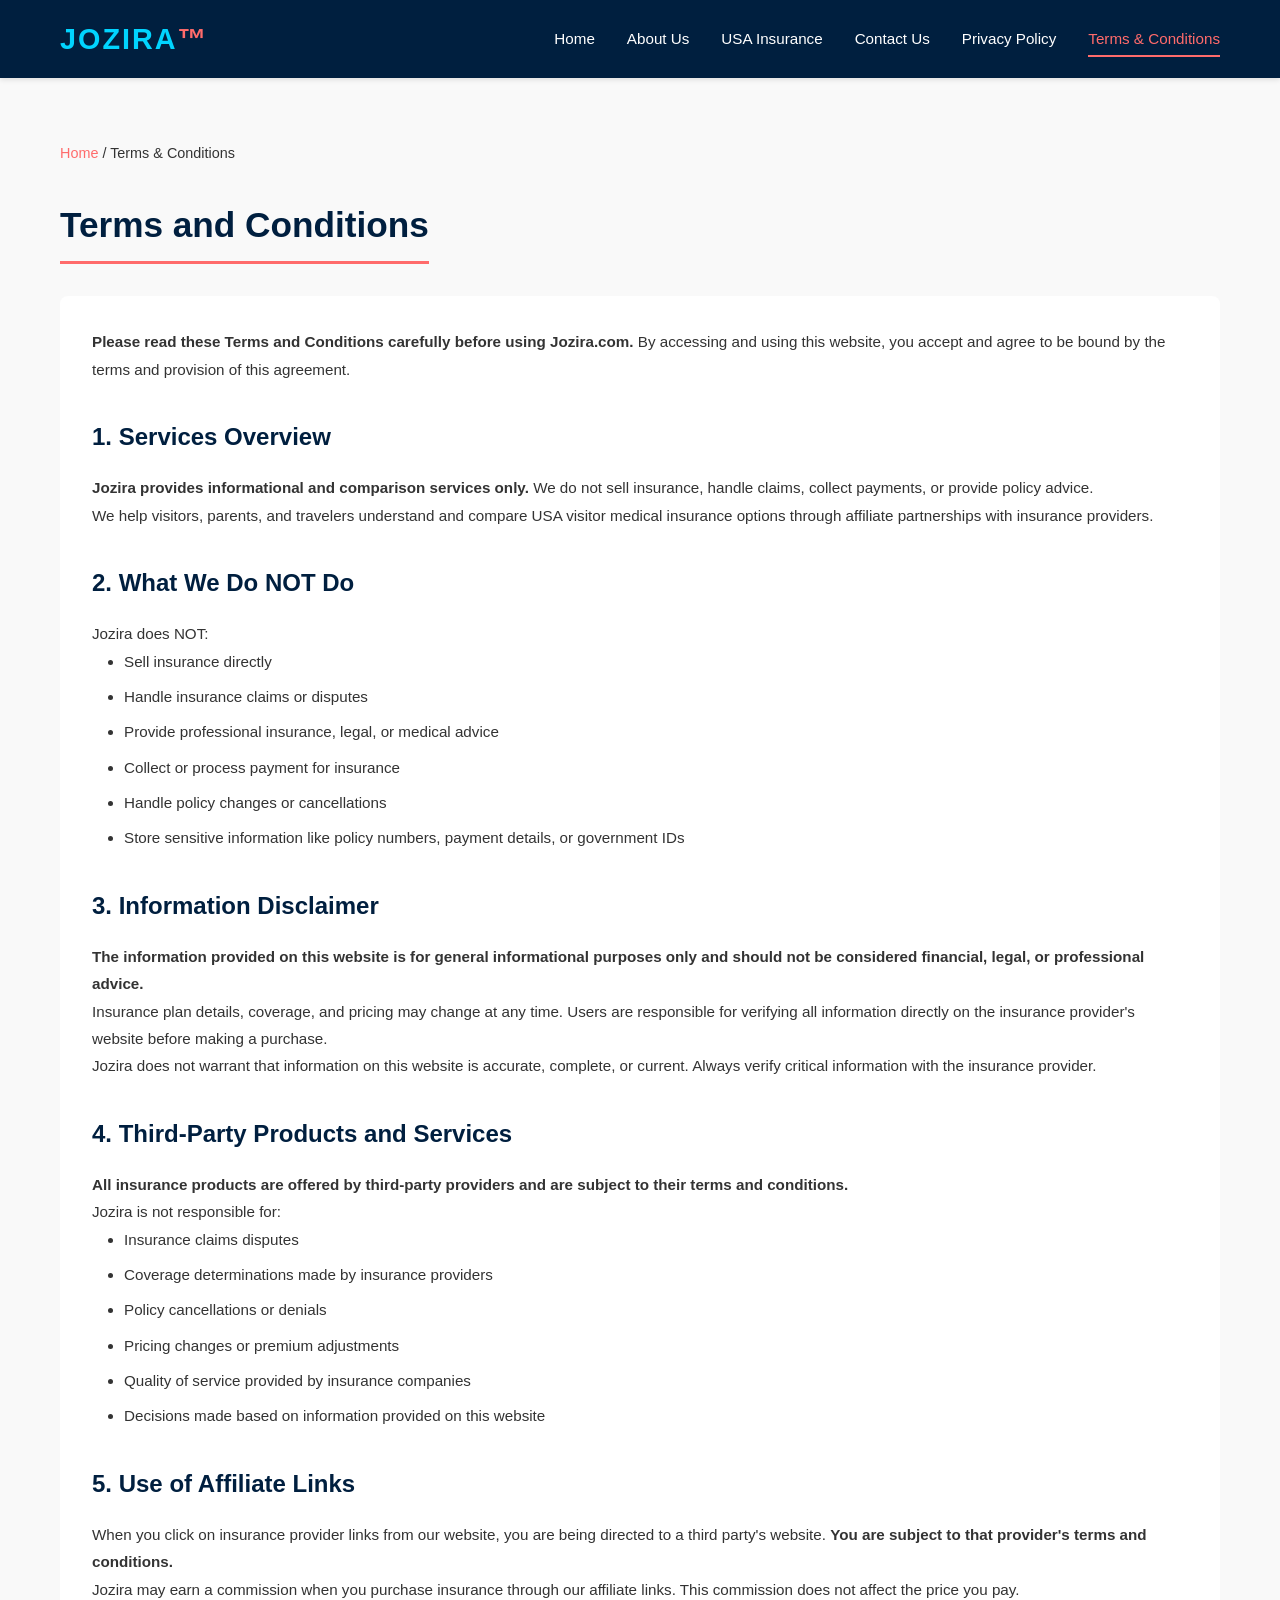
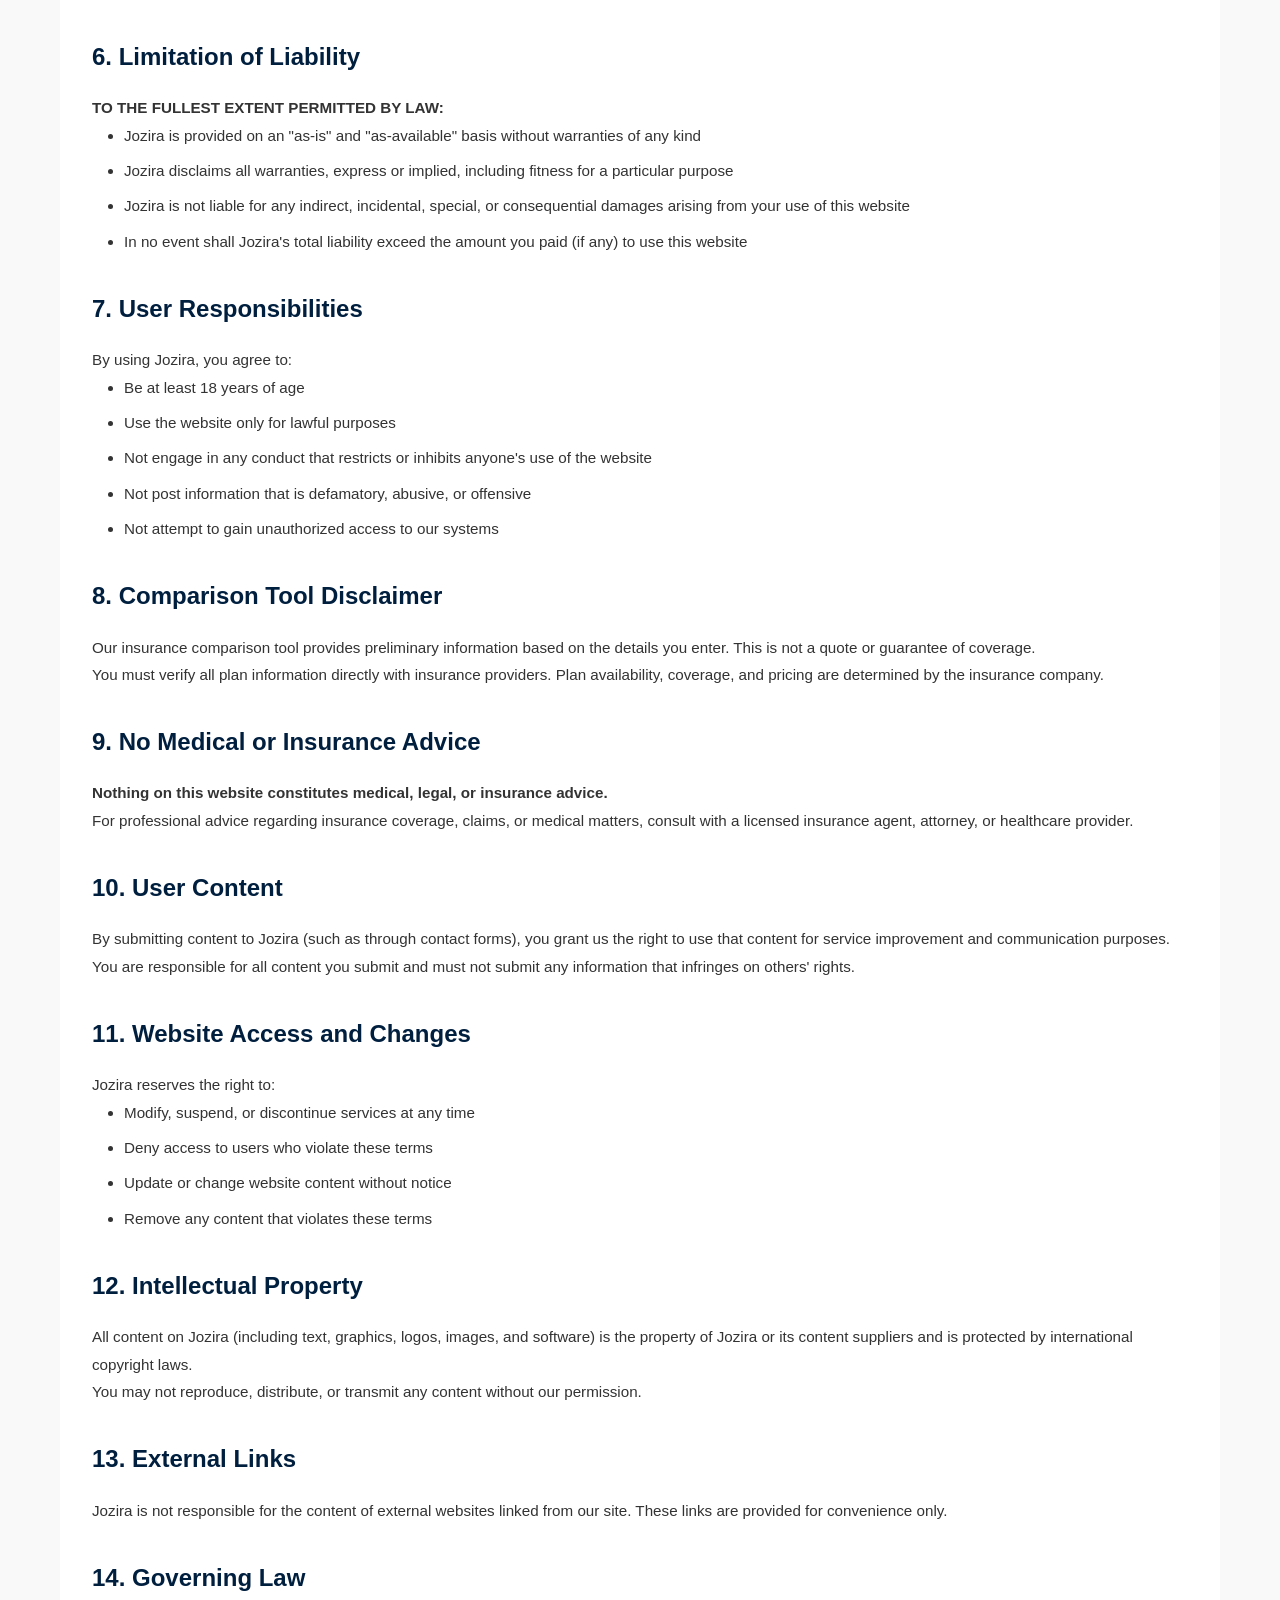
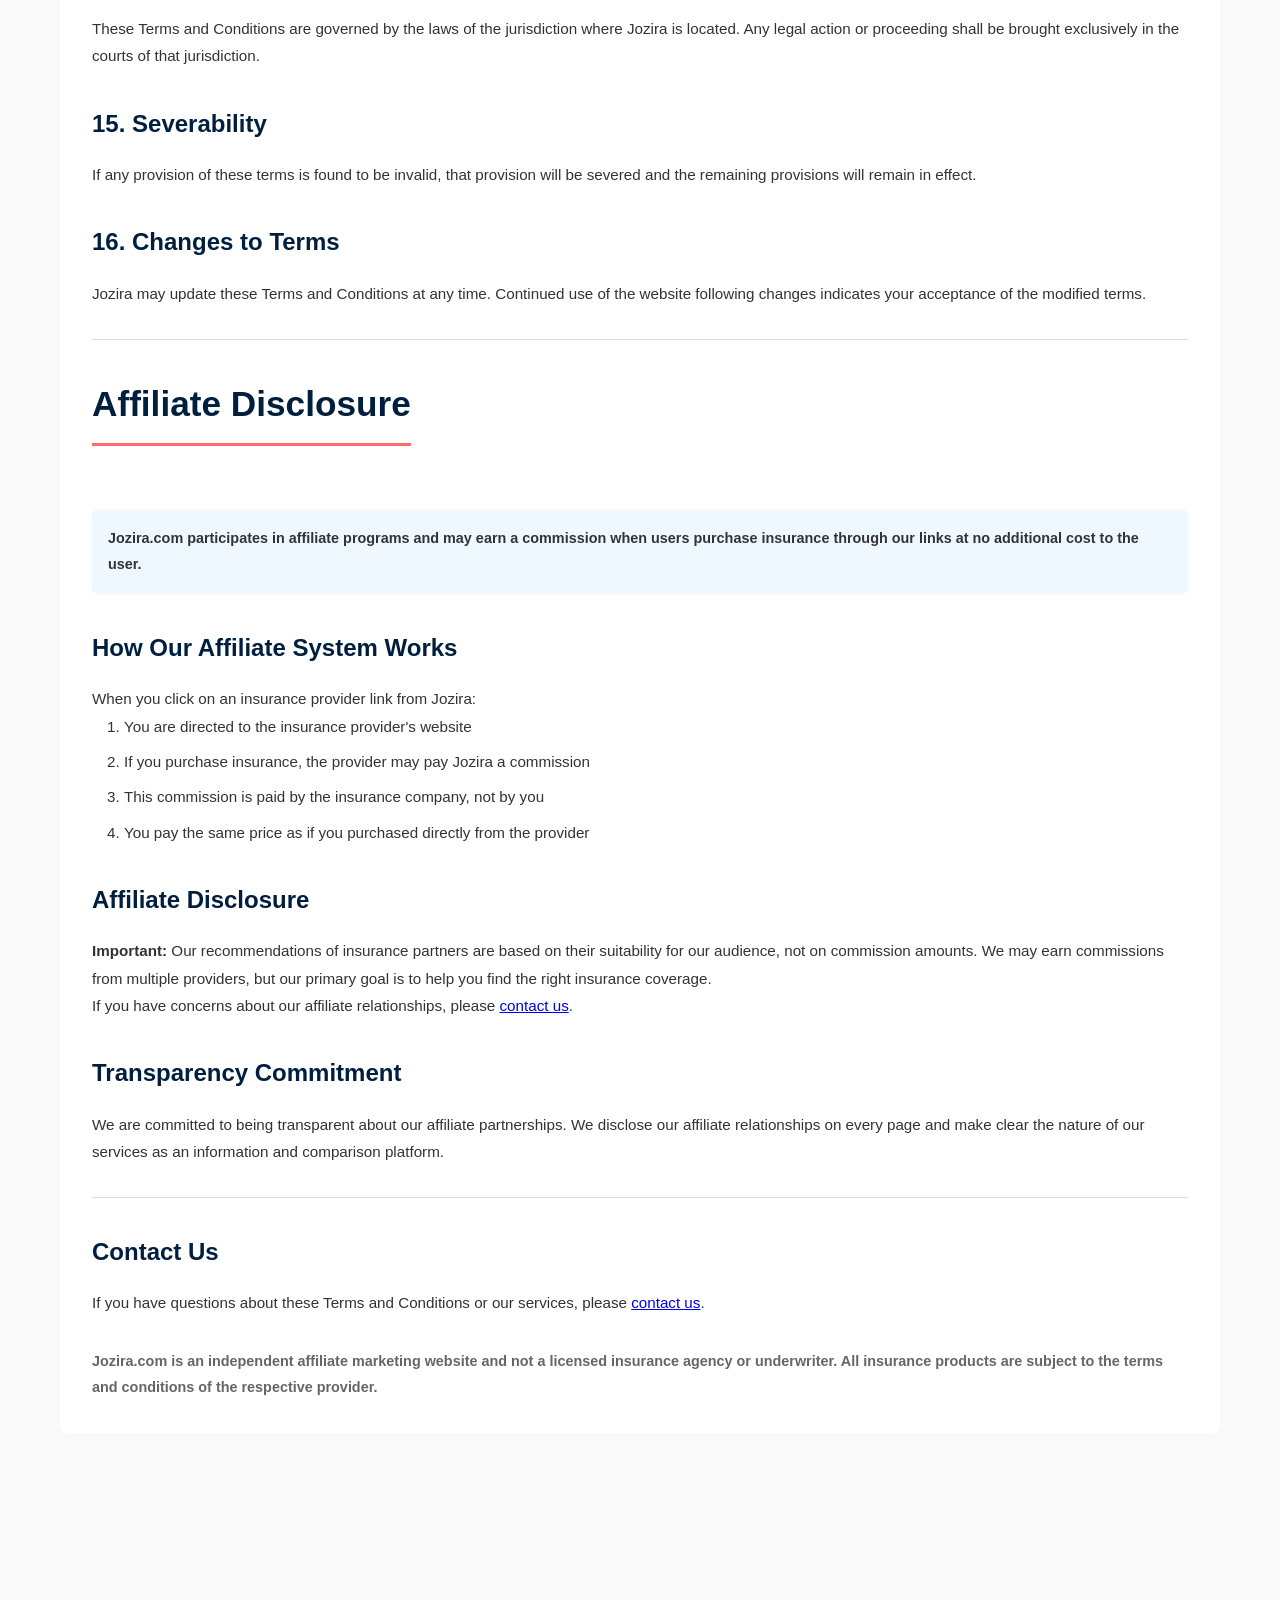
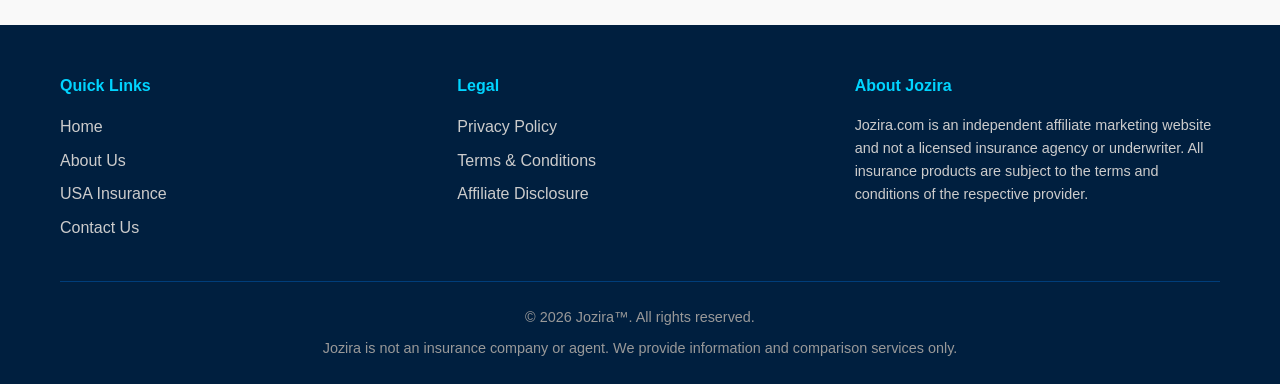
<file: terms-conditions.html>
<!DOCTYPE html>
<html lang="en">
<head>
    <meta charset="UTF-8">
    <meta name="viewport" content="width=device-width, initial-scale=1.0">
    <meta name="description" content="Terms and Conditions - Understand our legal terms and how Jozira operates as an insurance affiliate platform.">
    <title>Terms & Conditions - JOZIRA Insurance</title>
    <link rel="stylesheet" href="css/style.css">
</head>
<body>
    <!-- Header -->
    <header>
        <div class="container">
            <div class="header-content">
                <div class="logo">JOZIRA<span>™</span></div>
                <button class="mobile-nav-toggle">☰</button>
                <nav>
                    <ul>
                        <li><a href="index.html">Home</a></li>
                        <li><a href="about.html">About Us</a></li>
                        <li><a href="usa-insurance.html">USA Insurance</a></li>
                        <li><a href="contact.html">Contact Us</a></li>
                        <li><a href="privacy-policy.html">Privacy Policy</a></li>
                        <li><a href="terms-conditions.html">Terms & Conditions</a></li>
                    </ul>
                </nav>
            </div>
        </div>
    </header>

    <!-- Main Content -->
    <main>
        <div class="container">
            <!-- Breadcrumb -->
            <div class="breadcrumb">
                <a href="index.html">Home</a> / Terms & Conditions
            </div>

            <section>
                <h2>Terms and Conditions</h2>

                <div class="legal-content">
                    <p><strong>Please read these Terms and Conditions carefully before using Jozira.com.</strong> By accessing and using this website, you accept and agree to be bound by the terms and provision of this agreement.</p>

                    <h3>1. Services Overview</h3>

                    <p><strong>Jozira provides informational and comparison services only.</strong> We do not sell insurance, handle claims, collect payments, or provide policy advice.</p>

                    <p>We help visitors, parents, and travelers understand and compare USA visitor medical insurance options through affiliate partnerships with insurance providers.</p>

                    <h3>2. What We Do NOT Do</h3>

                    <p>Jozira does NOT:</p>
                    <ul>
                        <li>Sell insurance directly</li>
                        <li>Handle insurance claims or disputes</li>
                        <li>Provide professional insurance, legal, or medical advice</li>
                        <li>Collect or process payment for insurance</li>
                        <li>Handle policy changes or cancellations</li>
                        <li>Store sensitive information like policy numbers, payment details, or government IDs</li>
                    </ul>

                    <h3>3. Information Disclaimer</h3>

                    <p><strong>The information provided on this website is for general informational purposes only and should not be considered financial, legal, or professional advice.</strong></p>

                    <p>Insurance plan details, coverage, and pricing may change at any time. Users are responsible for verifying all information directly on the insurance provider's website before making a purchase.</p>

                    <p>Jozira does not warrant that information on this website is accurate, complete, or current. Always verify critical information with the insurance provider.</p>

                    <h3>4. Third-Party Products and Services</h3>

                    <p><strong>All insurance products are offered by third-party providers and are subject to their terms and conditions.</strong></p>

                    <p>Jozira is not responsible for:</p>
                    <ul>
                        <li>Insurance claims disputes</li>
                        <li>Coverage determinations made by insurance providers</li>
                        <li>Policy cancellations or denials</li>
                        <li>Pricing changes or premium adjustments</li>
                        <li>Quality of service provided by insurance companies</li>
                        <li>Decisions made based on information provided on this website</li>
                    </ul>

                    <h3>5. Use of Affiliate Links</h3>

                    <p>When you click on insurance provider links from our website, you are being directed to a third party's website. <strong>You are subject to that provider's terms and conditions.</strong></p>

                    <p>Jozira may earn a commission when you purchase insurance through our affiliate links. This commission does not affect the price you pay.</p>

                    <h3>6. Limitation of Liability</h3>

                    <p><strong>TO THE FULLEST EXTENT PERMITTED BY LAW:</strong></p>

                    <ul>
                        <li>Jozira is provided on an "as-is" and "as-available" basis without warranties of any kind</li>
                        <li>Jozira disclaims all warranties, express or implied, including fitness for a particular purpose</li>
                        <li>Jozira is not liable for any indirect, incidental, special, or consequential damages arising from your use of this website</li>
                        <li>In no event shall Jozira's total liability exceed the amount you paid (if any) to use this website</li>
                    </ul>

                    <h3>7. User Responsibilities</h3>

                    <p>By using Jozira, you agree to:</p>
                    <ul>
                        <li>Be at least 18 years of age</li>
                        <li>Use the website only for lawful purposes</li>
                        <li>Not engage in any conduct that restricts or inhibits anyone's use of the website</li>
                        <li>Not post information that is defamatory, abusive, or offensive</li>
                        <li>Not attempt to gain unauthorized access to our systems</li>
                    </ul>

                    <h3>8. Comparison Tool Disclaimer</h3>

                    <p>Our insurance comparison tool provides preliminary information based on the details you enter. This is not a quote or guarantee of coverage.</p>

                    <p>You must verify all plan information directly with insurance providers. Plan availability, coverage, and pricing are determined by the insurance company.</p>

                    <h3>9. No Medical or Insurance Advice</h3>

                    <p><strong>Nothing on this website constitutes medical, legal, or insurance advice.</strong></p>

                    <p>For professional advice regarding insurance coverage, claims, or medical matters, consult with a licensed insurance agent, attorney, or healthcare provider.</p>

                    <h3>10. User Content</h3>

                    <p>By submitting content to Jozira (such as through contact forms), you grant us the right to use that content for service improvement and communication purposes.</p>

                    <p>You are responsible for all content you submit and must not submit any information that infringes on others' rights.</p>

                    <h3>11. Website Access and Changes</h3>

                    <p>Jozira reserves the right to:</p>
                    <ul>
                        <li>Modify, suspend, or discontinue services at any time</li>
                        <li>Deny access to users who violate these terms</li>
                        <li>Update or change website content without notice</li>
                        <li>Remove any content that violates these terms</li>
                    </ul>

                    <h3>12. Intellectual Property</h3>

                    <p>All content on Jozira (including text, graphics, logos, images, and software) is the property of Jozira or its content suppliers and is protected by international copyright laws.</p>

                    <p>You may not reproduce, distribute, or transmit any content without our permission.</p>

                    <h3>13. External Links</h3>

                    <p>Jozira is not responsible for the content of external websites linked from our site. These links are provided for convenience only.</p>

                    <h3>14. Governing Law</h3>

                    <p>These Terms and Conditions are governed by the laws of the jurisdiction where Jozira is located. Any legal action or proceeding shall be brought exclusively in the courts of that jurisdiction.</p>

                    <h3>15. Severability</h3>

                    <p>If any provision of these terms is found to be invalid, that provision will be severed and the remaining provisions will remain in effect.</p>

                    <h3>16. Changes to Terms</h3>

                    <p>Jozira may update these Terms and Conditions at any time. Continued use of the website following changes indicates your acceptance of the modified terms.</p>

                    <hr style="margin: 2rem 0; border: none; border-top: 1px solid #ddd;">

                    <h2 id="affiliate">Affiliate Disclosure</h2>

                    <div class="affiliate-disclosure" style="background-color: #f0f8ff; margin-top: 2rem;">
                        <p style="margin: 0;"><strong>Jozira.com participates in affiliate programs and may earn a commission when users purchase insurance through our links at no additional cost to the user.</strong></p>
                    </div>

                    <h3 style="margin-top: 2rem;">How Our Affiliate System Works</h3>

                    <p>When you click on an insurance provider link from Jozira:</p>
                    <ol>
                        <li>You are directed to the insurance provider's website</li>
                        <li>If you purchase insurance, the provider may pay Jozira a commission</li>
                        <li>This commission is paid by the insurance company, not by you</li>
                        <li>You pay the same price as if you purchased directly from the provider</li>
                    </ol>

                    <h3>Affiliate Disclosure</h3>

                    <p><strong>Important:</strong> Our recommendations of insurance partners are based on their suitability for our audience, not on commission amounts. We may earn commissions from multiple providers, but our primary goal is to help you find the right insurance coverage.</p>

                    <p>If you have concerns about our affiliate relationships, please <a href="contact.html">contact us</a>.</p>

                    <h3>Transparency Commitment</h3>

                    <p>We are committed to being transparent about our affiliate partnerships. We disclose our affiliate relationships on every page and make clear the nature of our services as an information and comparison platform.</p>

                    <hr style="margin: 2rem 0; border: none; border-top: 1px solid #ddd;">

                    <h3>Contact Us</h3>

                    <p>If you have questions about these Terms and Conditions or our services, please <a href="contact.html">contact us</a>.</p>

                    <p style="margin-top: 2rem; font-size: 0.9rem; color: #666;">
                        <strong>Jozira.com is an independent affiliate marketing website and not a licensed insurance agency or underwriter. All insurance products are subject to the terms and conditions of the respective provider.</strong>
                    </p>
                </div>
            </section>
        </div>
    </main>

    <!-- Footer -->
    <footer>
        <div class="container">
            <div class="footer-content">
                <div class="footer-section">
                    <h4>Quick Links</h4>
                    <ul>
                        <li><a href="index.html">Home</a></li>
                        <li><a href="about.html">About Us</a></li>
                        <li><a href="usa-insurance.html">USA Insurance</a></li>
                        <li><a href="contact.html">Contact Us</a></li>
                    </ul>
                </div>

                <div class="footer-section">
                    <h4>Legal</h4>
                    <ul>
                        <li><a href="privacy-policy.html">Privacy Policy</a></li>
                        <li><a href="terms-conditions.html">Terms & Conditions</a></li>
                        <li><a href="terms-conditions.html#affiliate">Affiliate Disclosure</a></li>
                    </ul>
                </div>

                <div class="footer-section">
                    <h4>About Jozira</h4>
                    <p style="font-size: 0.9rem; color: #ccc;">Jozira.com is an independent affiliate marketing website and not a licensed insurance agency or underwriter. All insurance products are subject to the terms and conditions of the respective provider.</p>
                </div>
            </div>

            <div class="footer-bottom">
                <p>&copy; 2026 Jozira™. All rights reserved.</p>
                <p>Jozira is not an insurance company or agent. We provide information and comparison services only.</p>
            </div>
        </div>
    </footer>

    <script src="js/script.js"></script>
</body>
</html>
</file>
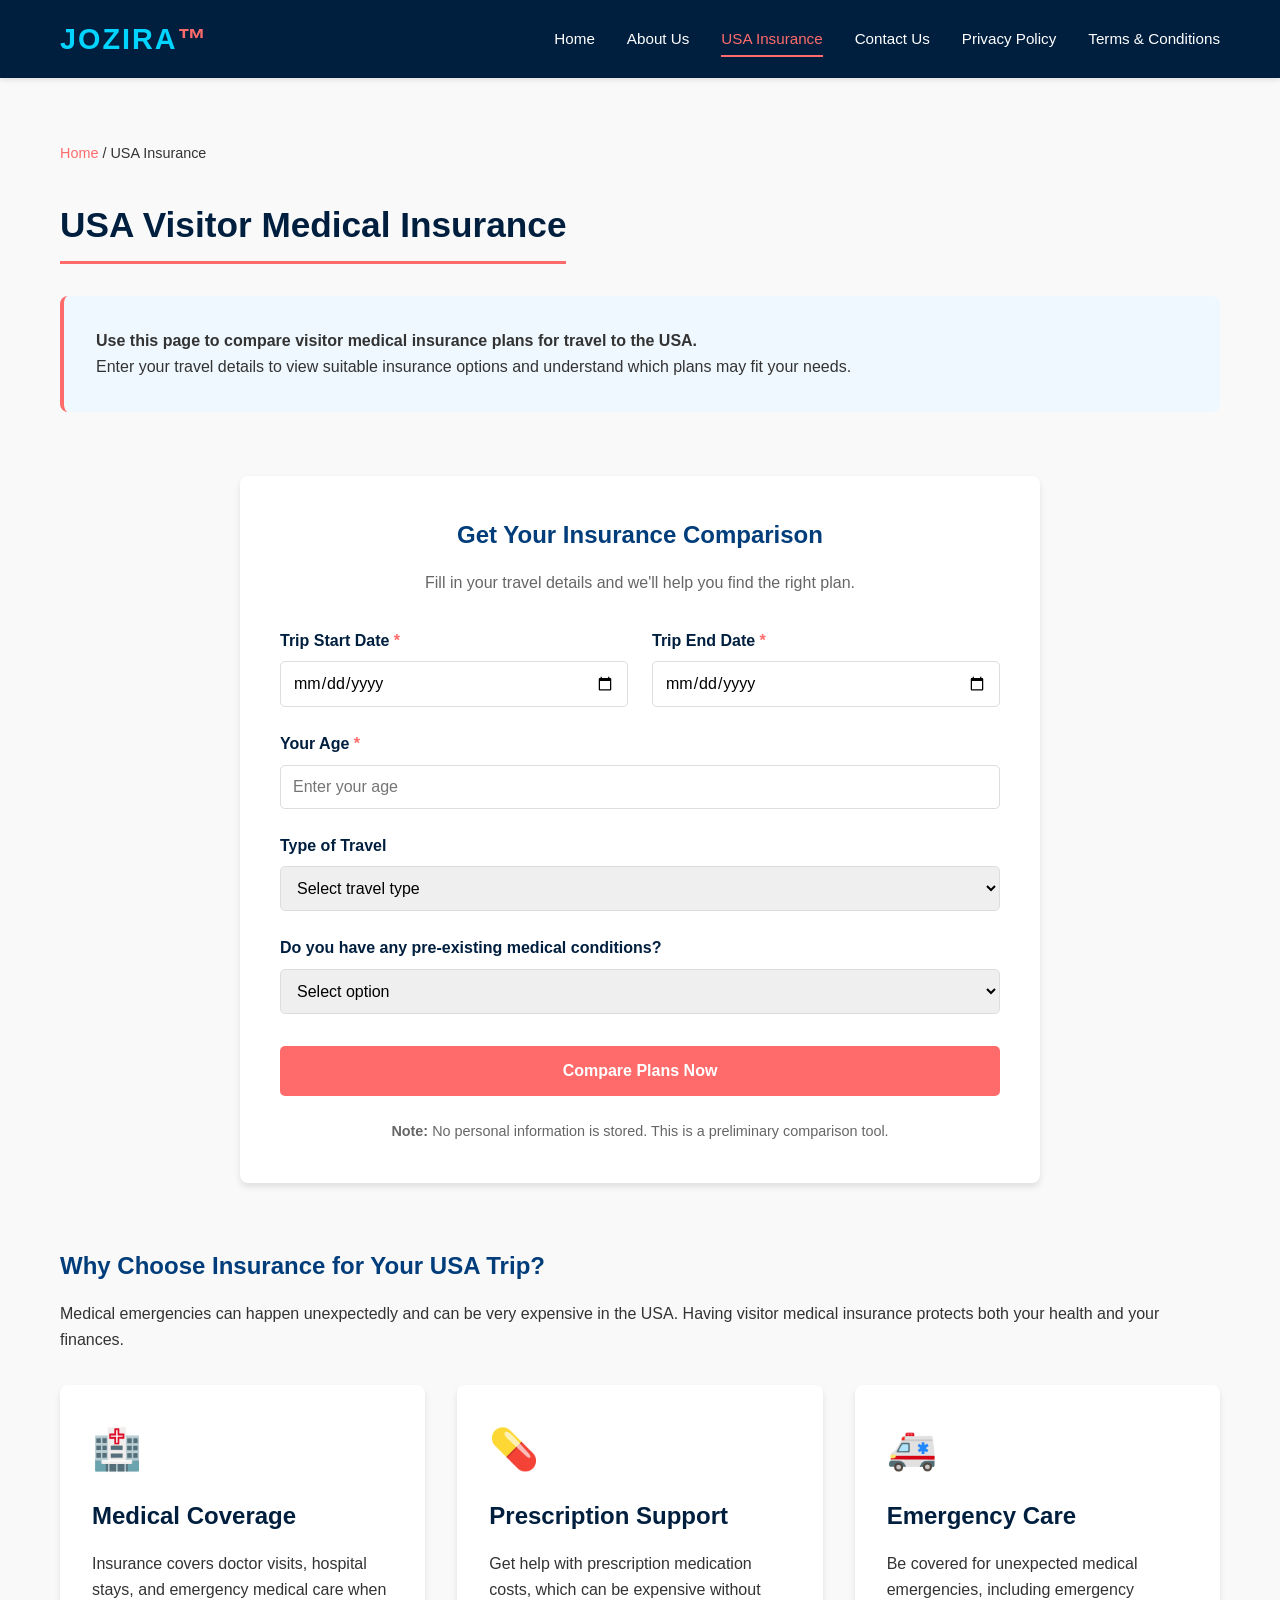
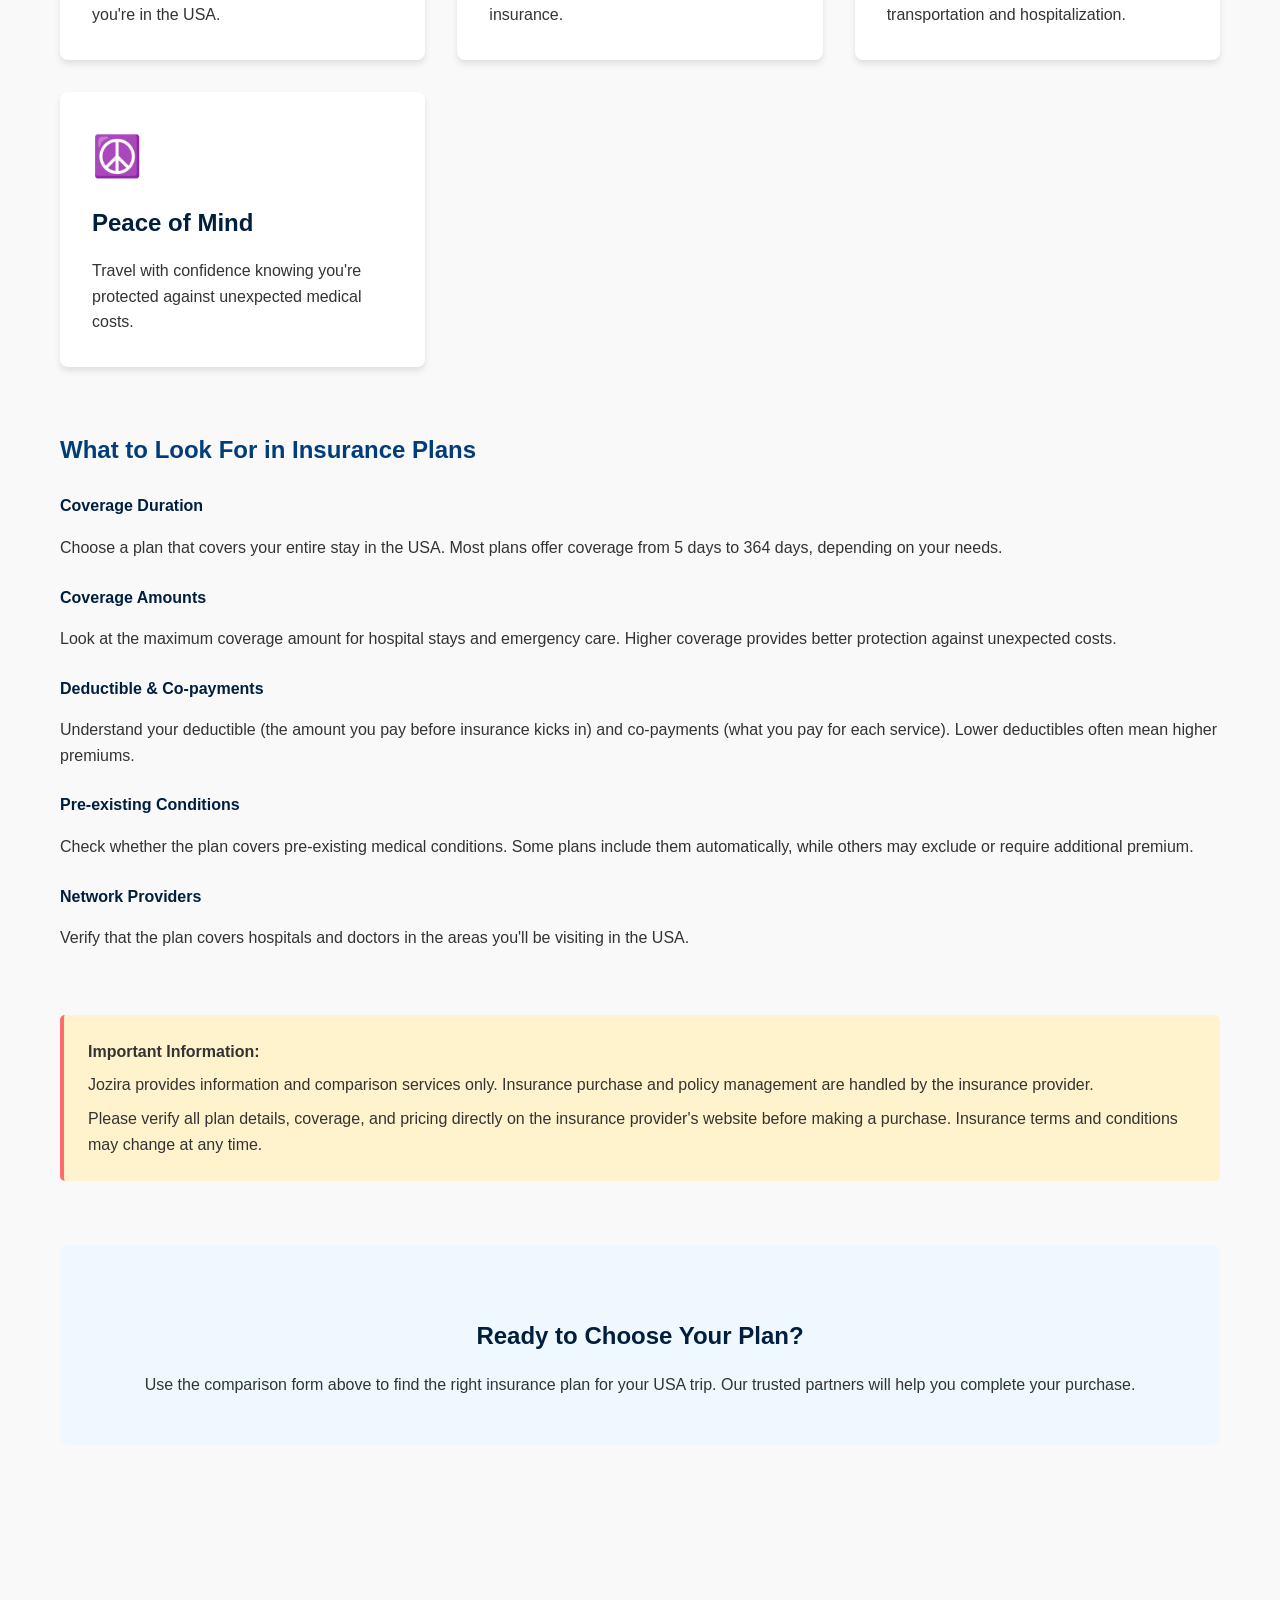
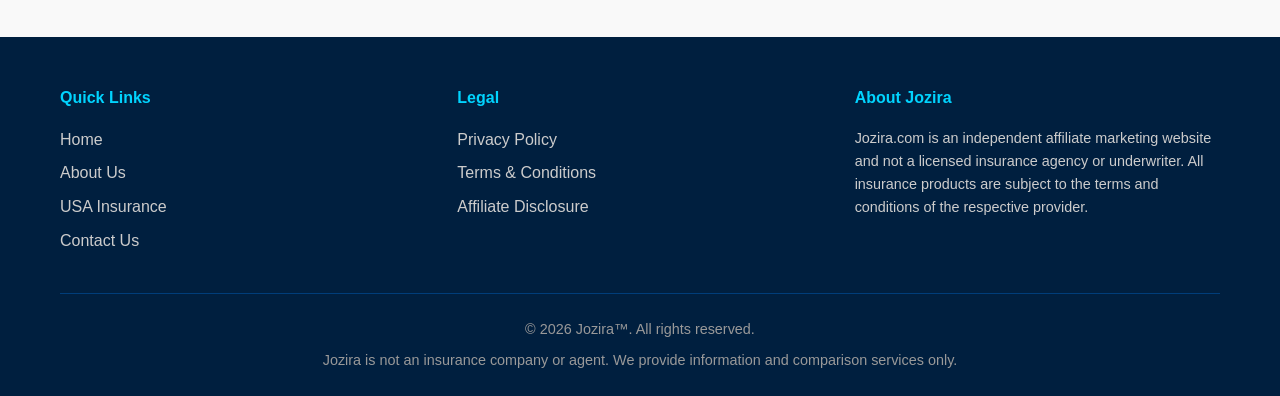
<file: usa-insurance.html>
<!DOCTYPE html>
<html lang="en">
<head>
    <meta charset="UTF-8">
    <meta name="viewport" content="width=device-width, initial-scale=1.0">
    <meta name="description" content="Compare USA visitor medical insurance plans. Answer a few questions and find covered insurance options from our trusted partners.">
    <title>USA Insurance Comparison - JOZIRA</title>
    <link rel="stylesheet" href="css/style.css">
</head>
<body>
    <!-- Header -->
    <header>
        <div class="container">
            <div class="header-content">
                <div class="logo">JOZIRA<span>™</span></div>
                <button class="mobile-nav-toggle">☰</button>
                <nav>
                    <ul>
                        <li><a href="index.html">Home</a></li>
                        <li><a href="about.html">About Us</a></li>
                        <li><a href="usa-insurance.html">USA Insurance</a></li>
                        <li><a href="contact.html">Contact Us</a></li>
                        <li><a href="privacy-policy.html">Privacy Policy</a></li>
                        <li><a href="terms-conditions.html">Terms & Conditions</a></li>
                    </ul>
                </nav>
            </div>
        </div>
    </header>

    <!-- Main Content -->
    <main>
        <div class="container">
            <!-- Breadcrumb -->
            <div class="breadcrumb">
                <a href="index.html">Home</a> / USA Insurance
            </div>

            <section>
                <h2>USA Visitor Medical Insurance</h2>
                
                <div class="comparison-intro">
                    <p><strong>Use this page to compare visitor medical insurance plans for travel to the USA.</strong></p>
                    <p>Enter your travel details to view suitable insurance options and understand which plans may fit your needs.</p>
                </div>
            </section>

            <!-- Comparison Form -->
            <section>
                <div class="comparison-form">
                    <div class="success-message" style="display: none;"></div>
                    
                    <h3 style="text-align: center; margin-top: 0;">Get Your Insurance Comparison</h3>
                    <p style="text-align: center; color: #666; margin-bottom: 2rem;">Fill in your travel details and we'll help you find the right plan.</p>

                    <form id="comparisonForm">
                        <div class="form-row">
                            <div class="form-group">
                                <label for="tripStartDate">Trip Start Date <span style="color: #ff6b6b;">*</span></label>
                                <input type="date" id="tripStartDate" name="tripStartDate" required>
                            </div>
                            <div class="form-group">
                                <label for="tripEndDate">Trip End Date <span style="color: #ff6b6b;">*</span></label>
                                <input type="date" id="tripEndDate" name="tripEndDate" required>
                            </div>
                        </div>

                        <div class="form-group">
                            <label for="age">Your Age <span style="color: #ff6b6b;">*</span></label>
                            <input type="number" id="age" name="age" min="18" max="150" placeholder="Enter your age" required>
                        </div>

                        <div class="form-group">
                            <label for="travelType">Type of Travel</label>
                            <select id="travelType" name="travelType">
                                <option value="">Select travel type</option>
                                <option value="tourist">Tourist/Visitor</option>
                                <option value="business">Business (B1/B2)</option>
                                <option value="student">Student</option>
                                <option value="family">Family Visit</option>
                                <option value="other">Other</option>
                            </select>
                        </div>

                        <div class="form-group">
                            <label for="preExisting">Do you have any pre-existing medical conditions?</label>
                            <select id="preExisting" name="preExisting">
                                <option value="">Select option</option>
                                <option value="no">No</option>
                                <option value="yes">Yes</option>
                                <option value="prefer-not">Prefer not to say</option>
                            </select>
                        </div>

                        <div class="form-submit">
                            <input type="submit" value="Compare Plans Now">
                        </div>
                    </form>

                    <p style="text-align: center; font-size: 0.9rem; color: #666; margin-top: 1.5rem;">
                        <strong>Note:</strong> No personal information is stored. This is a preliminary comparison tool.
                    </p>
                </div>
            </section>

            <!-- Information Section -->
            <section style="margin-top: 4rem;">
                <h3>Why Choose Insurance for Your USA Trip?</h3>
                <p>Medical emergencies can happen unexpectedly and can be very expensive in the USA. Having visitor medical insurance protects both your health and your finances.</p>

                <div class="cards-grid">
                    <div class="card">
                        <div class="card-icon">🏥</div>
                        <h3>Medical Coverage</h3>
                        <p>Insurance covers doctor visits, hospital stays, and emergency medical care when you're in the USA.</p>
                    </div>

                    <div class="card">
                        <div class="card-icon">💊</div>
                        <h3>Prescription Support</h3>
                        <p>Get help with prescription medication costs, which can be expensive without insurance.</p>
                    </div>

                    <div class="card">
                        <div class="card-icon">🚑</div>
                        <h3>Emergency Care</h3>
                        <p>Be covered for unexpected medical emergencies, including emergency transportation and hospitalization.</p>
                    </div>

                    <div class="card">
                        <div class="card-icon">☮️</div>
                        <h3>Peace of Mind</h3>
                        <p>Travel with confidence knowing you're protected against unexpected medical costs.</p>
                    </div>
                </div>
            </section>

            <!-- What to Look For -->
            <section>
                <h3>What to Look For in Insurance Plans</h3>
                
                <h4 style="margin-top: 1.5rem; margin-bottom: 1rem; color: #001f3f;">Coverage Duration</h4>
                <p>Choose a plan that covers your entire stay in the USA. Most plans offer coverage from 5 days to 364 days, depending on your needs.</p>

                <h4 style="margin-top: 1.5rem; margin-bottom: 1rem; color: #001f3f;">Coverage Amounts</h4>
                <p>Look at the maximum coverage amount for hospital stays and emergency care. Higher coverage provides better protection against unexpected costs.</p>

                <h4 style="margin-top: 1.5rem; margin-bottom: 1rem; color: #001f3f;">Deductible & Co-payments</h4>
                <p>Understand your deductible (the amount you pay before insurance kicks in) and co-payments (what you pay for each service). Lower deductibles often mean higher premiums.</p>

                <h4 style="margin-top: 1.5rem; margin-bottom: 1rem; color: #001f3f;">Pre-existing Conditions</h4>
                <p>Check whether the plan covers pre-existing medical conditions. Some plans include them automatically, while others may exclude or require additional premium.</p>

                <h4 style="margin-top: 1.5rem; margin-bottom: 1rem; color: #001f3f;">Network Providers</h4>
                <p>Verify that the plan covers hospitals and doctors in the areas you'll be visiting in the USA.</p>
            </section>

            <!-- Disclaimer -->
            <section style="margin-top: 3rem;">
                <div class="warning-box">
                    <p><strong>Important Information:</strong></p>
                    <p style="margin-top: 0.5rem;">Jozira provides information and comparison services only. Insurance purchase and policy management are handled by the insurance provider.</p>
                    <p style="margin-top: 0.5rem;">Please verify all plan details, coverage, and pricing directly on the insurance provider's website before making a purchase. Insurance terms and conditions may change at any time.</p>
                </div>
            </section>

            <!-- Next Steps -->
            <section style="text-align: center; background-color: #f0f8ff; padding: 3rem 2rem; border-radius: 8px; margin-top: 3rem;">
                <h3 style="color: #001f3f;">Ready to Choose Your Plan?</h3>
                <p>Use the comparison form above to find the right insurance plan for your USA trip. Our trusted partners will help you complete your purchase.</p>
            </section>
        </div>
    </main>

    <!-- Footer -->
    <footer>
        <div class="container">
            <div class="footer-content">
                <div class="footer-section">
                    <h4>Quick Links</h4>
                    <ul>
                        <li><a href="index.html">Home</a></li>
                        <li><a href="about.html">About Us</a></li>
                        <li><a href="usa-insurance.html">USA Insurance</a></li>
                        <li><a href="contact.html">Contact Us</a></li>
                    </ul>
                </div>

                <div class="footer-section">
                    <h4>Legal</h4>
                    <ul>
                        <li><a href="privacy-policy.html">Privacy Policy</a></li>
                        <li><a href="terms-conditions.html">Terms & Conditions</a></li>
                        <li><a href="terms-conditions.html#affiliate">Affiliate Disclosure</a></li>
                    </ul>
                </div>

                <div class="footer-section">
                    <h4>About Jozira</h4>
                    <p style="font-size: 0.9rem; color: #ccc;">Jozira.com is an independent affiliate marketing website and not a licensed insurance agency or underwriter. All insurance products are subject to the terms and conditions of the respective provider.</p>
                </div>
            </div>

            <div class="footer-bottom">
                <p>&copy; 2026 Jozira™. All rights reserved.</p>
                <p>Jozira is not an insurance company or agent. We provide information and comparison services only.</p>
            </div>
        </div>
    </footer>

    <script src="js/script.js"></script>
</body>
</html>
</file>
<file: css/style.css>
/* Reset and Base Styles */
* {
    margin: 0;
    padding: 0;
    box-sizing: border-box;
}

html {
    scroll-behavior: smooth;
}

body {
    font-family: 'Segoe UI', Tahoma, Geneva, Verdana, sans-serif;
    line-height: 1.6;
    color: #333;
    background-color: #f9f9f9;
}

/* Container */
.container {
    max-width: 1200px;
    margin: 0 auto;
    padding: 0 20px;
}

/* Header and Navigation */
header {
    background-color: #001f3f;
    color: white;
    padding: 1rem 0;
    box-shadow: 0 2px 5px rgba(0,0,0,0.1);
    position: sticky;
    top: 0;
    z-index: 100;
}

.header-content {
    display: flex;
    justify-content: space-between;
    align-items: center;
}

.logo {
    font-size: 1.8rem;
    font-weight: bold;
    letter-spacing: 2px;
    color: #00d4ff;
}

.logo span {
    color: #ff6b6b;
}

nav ul {
    display: flex;
    list-style: none;
    gap: 2rem;
}

nav a {
    color: white;
    text-decoration: none;
    font-size: 0.95rem;
    transition: color 0.3s ease;
    padding: 0.5rem 0;
    border-bottom: 2px solid transparent;
}

nav a:hover {
    color: #00d4ff;
    border-bottom-color: #00d4ff;
}

/* Mobile Navigation */
.mobile-nav-toggle {
    display: none;
    background: none;
    border: none;
    color: white;
    font-size: 1.5rem;
    cursor: pointer;
}

/* Hero Section */
.hero {
    background: linear-gradient(135deg, #001f3f 0%, #003d7a 100%);
    color: white;
    padding: 6rem 0;
    text-align: center;
}

.hero h1 {
    font-size: 3rem;
    margin-bottom: 1rem;
    font-weight: 700;
}

.hero p {
    font-size: 1.3rem;
    margin-bottom: 2rem;
    opacity: 0.95;
}

.btn {
    display: inline-block;
    padding: 0.75rem 2rem;
    background-color: #ff6b6b;
    color: white;
    text-decoration: none;
    border-radius: 5px;
    border: 2px solid #ff6b6b;
    transition: all 0.3s ease;
    font-weight: 600;
    cursor: pointer;
    font-size: 1rem;
}

.btn:hover {
    background-color: transparent;
    color: #ff6b6b;
}

.btn-secondary {
    background-color: #00d4ff;
    border-color: #00d4ff;
    color: #001f3f;
}

.btn-secondary:hover {
    background-color: transparent;
    color: #00d4ff;
}

/* Main Content */
main {
    min-height: 100vh;
    padding: 4rem 0;
}

section {
    margin-bottom: 4rem;
}

h2 {
    font-size: 2.2rem;
    margin-bottom: 2rem;
    color: #001f3f;
    border-bottom: 3px solid #ff6b6b;
    padding-bottom: 0.5rem;
    display: inline-block;
}

h3 {
    font-size: 1.5rem;
    margin-top: 1.5rem;
    margin-bottom: 1rem;
    color: #003d7a;
}

/* Cards */
.cards-grid {
    display: grid;
    grid-template-columns: repeat(auto-fit, minmax(300px, 1fr));
    gap: 2rem;
    margin: 2rem 0;
}

.card {
    background: white;
    padding: 2rem;
    border-radius: 8px;
    box-shadow: 0 4px 6px rgba(0,0,0,0.1);
    transition: transform 0.3s ease, box-shadow 0.3s ease;
}

.card:hover {
    transform: translateY(-5px);
    box-shadow: 0 8px 12px rgba(0,0,0,0.15);
}

.card h3 {
    color: #001f3f;
    margin-top: 0;
}

.card-icon {
    font-size: 2.5rem;
    margin-bottom: 1rem;
}

/* Trust Section */
.trust-section {
    background-color: white;
    padding: 3rem;
    border-radius: 8px;
    margin: 3rem 0;
    box-shadow: 0 4px 6px rgba(0,0,0,0.1);
}

/* Form Styles */
.form-group {
    margin-bottom: 1.5rem;
}

label {
    display: block;
    margin-bottom: 0.5rem;
    font-weight: 600;
    color: #001f3f;
}

input,
select,
textarea {
    width: 100%;
    padding: 0.75rem;
    border: 1px solid #ddd;
    border-radius: 5px;
    font-size: 1rem;
    font-family: inherit;
    transition: border-color 0.3s ease;
}

input:focus,
select:focus,
textarea:focus {
    outline: none;
    border-color: #ff6b6b;
    box-shadow: 0 0 5px rgba(255, 107, 107, 0.3);
}

.form-submit {
    margin-top: 2rem;
}

.form-submit input {
    width: 100%;
    padding: 1rem;
    background-color: #ff6b6b;
    color: white;
    border: none;
    border-radius: 5px;
    font-weight: 600;
    cursor: pointer;
    transition: background-color 0.3s ease;
}

.form-submit input:hover {
    background-color: #e55555;
}

/* Insurance Comparison Section */
.comparison-intro {
    background-color: #f0f8ff;
    padding: 2rem;
    border-radius: 8px;
    margin-bottom: 2rem;
    border-left: 4px solid #ff6b6b;
}

.comparison-form {
    background: white;
    padding: 2.5rem;
    border-radius: 8px;
    box-shadow: 0 4px 6px rgba(0,0,0,0.1);
    max-width: 800px;
    margin: 0 auto;
}

.form-row {
    display: grid;
    grid-template-columns: 1fr 1fr;
    gap: 1.5rem;
}

/* Footer */
footer {
    background-color: #001f3f;
    color: white;
    padding: 3rem 0 1rem;
    margin-top: 4rem;
}

.footer-content {
    display: grid;
    grid-template-columns: repeat(auto-fit, minmax(250px, 1fr));
    gap: 2rem;
    margin-bottom: 2rem;
}

.footer-section h4 {
    margin-bottom: 1rem;
    color: #00d4ff;
}

.footer-section ul {
    list-style: none;
}

.footer-section a {
    color: #ccc;
    text-decoration: none;
    display: block;
    margin-bottom: 0.5rem;
    transition: color 0.3s ease;
}

.footer-section a:hover {
    color: #00d4ff;
}

.footer-bottom {
    border-top: 1px solid #003d7a;
    padding-top: 1.5rem;
    text-align: center;
    font-size: 0.9rem;
    color: #999;
}

.footer-bottom p {
    margin-bottom: 0.5rem;
}

.affiliate-disclosure {
    background-color: rgba(255, 107, 107, 0.1);
    padding: 1rem;
    border-radius: 5px;
    margin-bottom: 1rem;
    font-size: 0.9rem;
}

/* Breadcrumb */
.breadcrumb {
    margin-bottom: 2rem;
    font-size: 0.9rem;
}

.breadcrumb a {
    color: #ff6b6b;
    text-decoration: none;
}

.breadcrumb a:hover {
    text-decoration: underline;
}

/* Alert/Info Box */
.info-box {
    background-color: #e7f3ff;
    border-left: 4px solid #003d7a;
    padding: 1.5rem;
    margin: 1.5rem 0;
    border-radius: 5px;
}

.warning-box {
    background-color: #fff3cd;
    border-left: 4px solid #ff6b6b;
    padding: 1.5rem;
    margin: 1.5rem 0;
    border-radius: 5px;
}

/* Responsive Design */
@media (max-width: 768px) {
    .mobile-nav-toggle {
        display: block;
    }

    nav {
        display: none;
    }

    nav.active {
        display: flex;
        position: absolute;
        top: 100%;
        left: 0;
        right: 0;
        background-color: #001f3f;
        flex-direction: column;
        padding: 1rem;
    }

    nav ul {
        flex-direction: column;
        gap: 0.5rem;
    }

    .hero h1 {
        font-size: 2rem;
    }

    .hero p {
        font-size: 1rem;
    }

    h2 {
        font-size: 1.8rem;
    }

    .form-row {
        grid-template-columns: 1fr;
    }

    .footer-content {
        grid-template-columns: 1fr;
    }

    .cards-grid {
        grid-template-columns: 1fr;
    }
}

/* Legal Pages */
.legal-content {
    background: white;
    padding: 2rem;
    border-radius: 8px;
    line-height: 1.8;
    font-size: 0.95rem;
}

.legal-content h3 {
    margin-top: 2rem;
    color: #001f3f;
}

.legal-content ol {
    margin-left: 2rem;
    margin-bottom: 1.5rem;
}

.legal-content ul {
    margin-left: 2rem;
    margin-bottom: 1.5rem;
}

.legal-content li {
    margin-bottom: 0.5rem;
}

/* Utility Classes */
.text-center {
    text-align: center;
}

.mt-2 {
    margin-top: 2rem;
}

.mt-3 {
    margin-top: 3rem;
}

.mb-2 {
    margin-bottom: 2rem;
}

.secondary-text {
    color: #666;
    font-size: 0.95rem;
}

.highlight {
    background-color: #fff3cd;
    padding: 0.2rem 0.4rem;
    border-radius: 3px;
}

/* Success Message */
.success-message {
    display: none;
    background-color: #d4edda;
    border: 1px solid #c3e6cb;
    color: #155724;
    padding: 1rem;
    border-radius: 5px;
    margin-bottom: 1.5rem;
}

.success-message.show {
    display: block;
}
</file>
